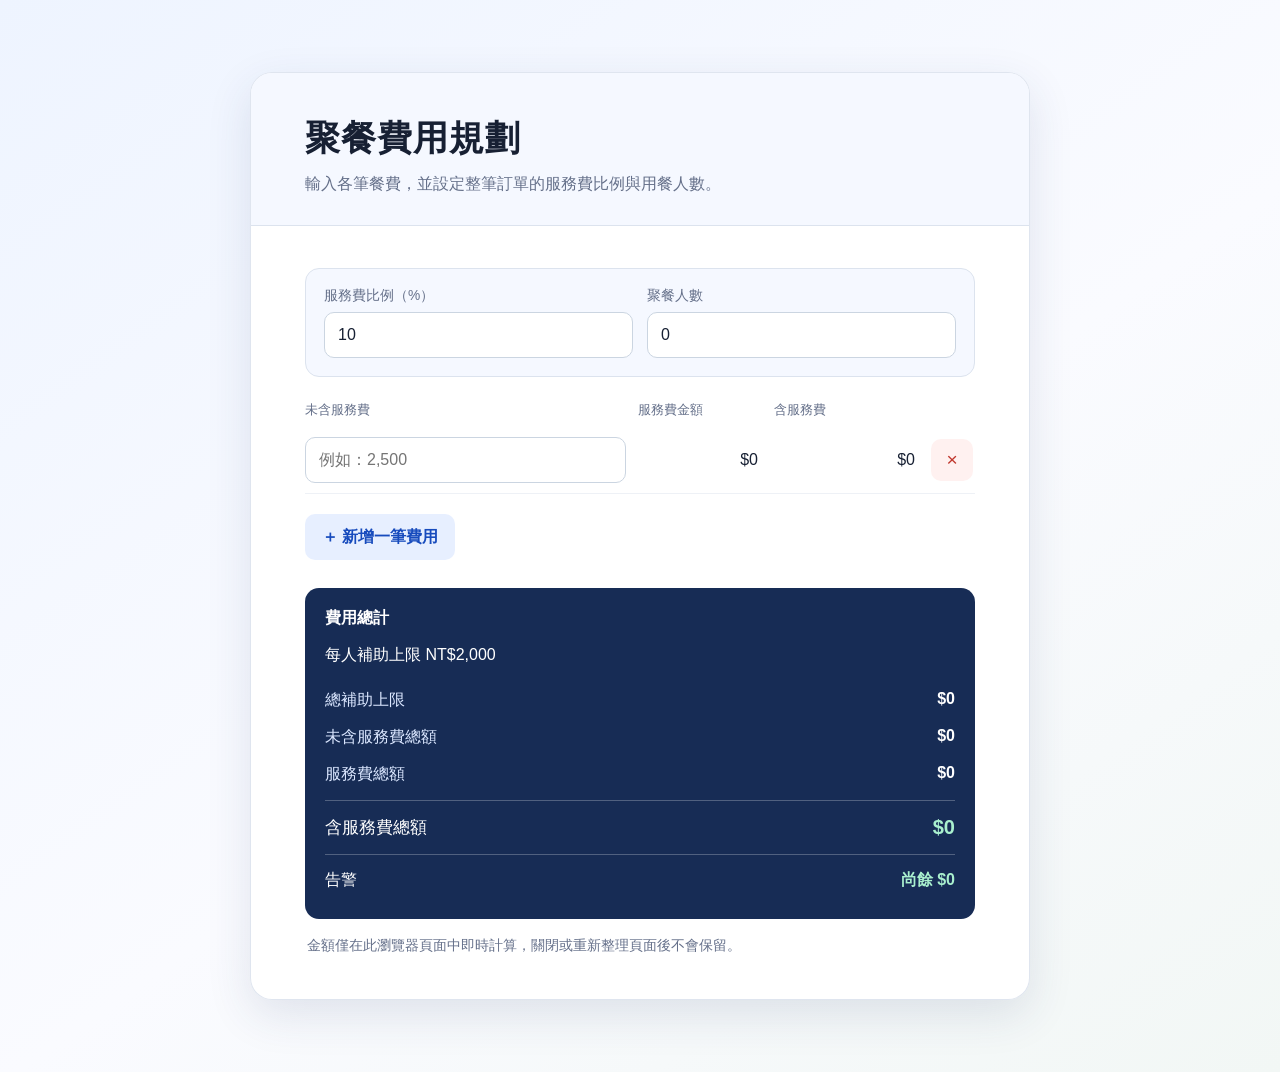
<file: dining-main/index.html>
<!doctype html>
<html lang="zh-Hant">
<head>
  <meta charset="utf-8">
  <meta name="viewport" content="width=device-width, initial-scale=1">
  <title>聚餐費用規劃</title>
  <style>
    :root { color-scheme: light; --ink:#172033; --muted:#65708a; --line:#dce3ee; --blue:#2463eb; --pale:#f5f8ff; --red:#c0362c; }
    * { box-sizing:border-box; }
    body { margin:0; min-width:320px; background:linear-gradient(145deg,#eef4ff,#fafbff 55%,#f2f7f5); color:var(--ink); font-family:-apple-system,BlinkMacSystemFont,"Noto Sans TC","Microsoft JhengHei",sans-serif; }
    main { width:min(100% - 32px,780px); margin:clamp(24px,7vw,72px) auto; }
    .card { background:rgba(255,255,255,.94); border:1px solid rgba(220,227,238,.9); border-radius:22px; box-shadow:0 15px 45px rgba(40,61,103,.12); overflow:hidden; }
    header { padding:clamp(24px,5vw,42px) clamp(22px,6vw,54px) 28px; background:var(--pale); border-bottom:1px solid var(--line); }
    h1 { margin:0 0 8px; font-size:clamp(1.6rem,5vw,2.2rem); letter-spacing:.03em; }
    header p { margin:0; color:var(--muted); line-height:1.7; }
    .content { padding:clamp(22px,5vw,42px) clamp(18px,6vw,54px) clamp(28px,5vw,42px); }
    .labels, .expense-row { display:grid; grid-template-columns:minmax(0,1fr) 124px 145px 44px; gap:12px; align-items:center; }
    .labels { padding:0 0 8px; color:var(--muted); font-size:.82rem; }
    #expense-list { display:grid; gap:10px; }
    .expense-row { padding:10px 0; border-bottom:1px solid #eef1f6; }
    input { width:100%; min-height:46px; border:1px solid #cbd5e1; border-radius:10px; padding:0 13px; color:var(--ink); font:inherit; font-size:1rem; outline:none; transition:border-color .15s,box-shadow .15s; }
    input:focus { border-color:var(--blue); box-shadow:0 0 0 3px rgba(36,99,235,.14); }
    .amount { min-height:46px; display:flex; align-items:center; justify-content:flex-end; padding:0 4px; font-variant-numeric:tabular-nums; white-space:nowrap; }
    .settings { display:grid; grid-template-columns:repeat(2, minmax(0, 1fr)); gap:14px; padding:18px; margin-bottom:24px; border:1px solid var(--line); border-radius:14px; background:var(--pale); }
    .setting-label { display:grid; gap:7px; color:var(--muted); font-size:.86rem; }
    button { font:inherit; cursor:pointer; border:0; }
    .delete { width:42px; height:42px; border-radius:10px; background:#fff1f0; color:var(--red); font-size:1.2rem; }
    .delete:hover { background:#ffe1df; }
    .add { margin-top:20px; min-height:46px; padding:0 17px; border-radius:10px; background:#e7efff; color:#174bbd; font-weight:700; }
    .add:hover { background:#d8e5ff; }
    .summary { margin-top:28px; padding:20px; border-radius:14px; background:#172c55; color:#fff; }
    .summary h2 { margin:0 0 14px; font-size:1rem; }
    .subsidy-input { display:grid; grid-template-columns:1fr minmax(104px,150px); gap:12px; align-items:center; padding-bottom:17px; margin-bottom:8px; border-bottom:1px solid rgba(255,255,255,.25); }
    .subsidy-input label { color:#dbe7ff; font-size:.92rem; }
    .subsidy-input small { display:block; margin-top:3px; color:#aebfdd; }
    .subsidy-input input { min-height:42px; border-color:transparent; background:#fff; text-align:right; }
    .summary-line { display:flex; justify-content:space-between; gap:20px; padding:8px 0; color:#dbe7ff; }
    .summary-line strong { color:#fff; font-variant-numeric:tabular-nums; white-space:nowrap; }
    .summary-line.total { margin-top:7px; padding-top:15px; border-top:1px solid rgba(255,255,255,.25); color:#fff; font-size:1.06rem; }
    .summary-line.total strong { font-size:1.25rem; color:#a9f0ce; }
    .summary-line.alert { margin-top:7px; padding-top:15px; border-top:1px solid rgba(255,255,255,.25); color:#fff; }
    .summary-line.alert strong { color:#a9f0ce; }
    .summary-line.alert.over-budget strong { color:#ffaaa3; }
    .note { margin:16px 2px 0; color:var(--muted); font-size:.85rem; line-height:1.6; }
    @media (max-width:620px) {
      .labels { display:none; }
      .expense-row { grid-template-columns:1fr 44px; gap:8px; padding:14px 0; }
      .expense-row::before { content:"未含服務費"; grid-column:1 / -1; color:var(--muted); font-size:.82rem; }
      .amount { grid-column:1 / -1; justify-content:flex-start; min-height:auto; display:block; padding:3px 0; font-size:.9rem; }
      .amount::before { display:block; margin-bottom:3px; color:var(--muted); font-size:.75rem; }
      .fee::before { content:"服務費金額"; }
      .with-fee::before { content:"含服務費"; }
      .delete { grid-column:2; grid-row:2; align-self:center; }
      .settings { grid-template-columns:1fr; gap:12px; }
    }
  </style>
</head>
<body>
  <main>
    <section class="card" aria-labelledby="page-title">
      <header>
        <h1 id="page-title">聚餐費用規劃</h1>
        <p>輸入各筆餐費，並設定整筆訂單的服務費比例與用餐人數。</p>
      </header>
      <div class="content">
        <section class="settings" aria-label="聚餐設定">
          <label class="setting-label" for="service-rate">服務費比例（%）
            <input id="service-rate" type="number" min="0" step="0.1" inputmode="decimal" value="10" aria-label="服務費比例（百分比）">
          </label>
          <label class="setting-label" for="people-count">聚餐人數
            <input id="people-count" type="number" min="0" step="1" inputmode="numeric" value="0" aria-label="聚餐人數">
          </label>
        </section>
        <div class="labels" aria-hidden="true"><span>未含服務費</span><span>服務費金額</span><span>含服務費</span><span></span></div>
        <div id="expense-list"></div>
        <button class="add" id="add-row" type="button">＋ 新增一筆費用</button>
        <section class="summary" aria-live="polite" aria-label="費用總計">
          <h2>費用總計</h2>
          <p class="subsidy-note">每人補助上限 NT$2,000</p>
          <div class="summary-line"><span>總補助上限</span><strong id="subsidy-total">NT$0</strong></div>
          <div class="summary-line"><span>未含服務費總額</span><strong id="subtotal">NT$0</strong></div>
          <div class="summary-line"><span>服務費總額</span><strong id="fee-total">NT$0</strong></div>
          <div class="summary-line total"><span>含服務費總額</span><strong id="grand-total">NT$0</strong></div>
          <div class="summary-line alert" id="budget-alert"><span>告警</span><strong id="budget-message">尚餘 NT$0</strong></div>
        </section>
        <p class="note">金額僅在此瀏覽器頁面中即時計算，關閉或重新整理頁面後不會保留。</p>
      </div>
    </section>
  </main>
  <template id="row-template">
    <div class="expense-row">
      <input class="base" type="number" min="0" step="1" inputmode="decimal" placeholder="例如：2,500" aria-label="未含服務費金額">
      <output class="amount fee">NT$0</output>
      <output class="amount with-fee">NT$0</output>
      <button class="delete" type="button" aria-label="刪除這筆費用" title="刪除這筆費用">×</button>
    </div>
  </template>
  <script>
    const list = document.querySelector('#expense-list');
    const peopleCount = document.querySelector('#people-count');
    const serviceRate = document.querySelector('#service-rate');
    const subsidyPerPerson = 2000;
    const formatter = new Intl.NumberFormat('zh-TW', { style: 'currency', currency: 'TWD', maximumFractionDigits: 0 });
    const money = value => formatter.format(Math.round(value));
    const update = () => {
      let subtotal = 0;
      let feeTotal = 0;
      const rate = Math.max(0, Number(serviceRate.value) || 0);
      list.querySelectorAll('.expense-row').forEach(row => {
        const base = Math.max(0, Number(row.querySelector('.base').value) || 0);
        const fee = base * rate / 100;
        subtotal += base;
        feeTotal += fee;
        row.querySelector('.fee').value = money(fee);
        row.querySelector('.with-fee').value = money(base + fee);
      });
      const grandTotal = subtotal + feeTotal;
      const subsidyTotal = Math.max(0, Number(peopleCount.value) || 0) * subsidyPerPerson;
      const balance = subsidyTotal - grandTotal;
      document.querySelector('#subtotal').textContent = money(subtotal);
      document.querySelector('#fee-total').textContent = money(feeTotal);
      document.querySelector('#grand-total').textContent = money(grandTotal);
      document.querySelector('#subsidy-total').textContent = money(subsidyTotal);
      const alert = document.querySelector('#budget-alert');
      const message = document.querySelector('#budget-message');
      alert.classList.toggle('over-budget', balance < 0);
      message.textContent = balance < 0 ? `超出預算 ${money(Math.abs(balance))}` : `尚餘 ${money(balance)}`;
    };
    const addRow = (focus = true) => {
      const row = document.querySelector('#row-template').content.firstElementChild.cloneNode(true);
      row.querySelector('.base').addEventListener('input', update);
      row.querySelector('.delete').addEventListener('click', () => { row.remove(); update(); });
      list.append(row);
      if (focus) row.querySelector('.base').focus();
      update();
    };
    document.querySelector('#add-row').addEventListener('click', () => addRow());
    serviceRate.addEventListener('input', update);
    peopleCount.addEventListener('input', update);
    addRow(false);
  </script>
</body>
</html>
</file>
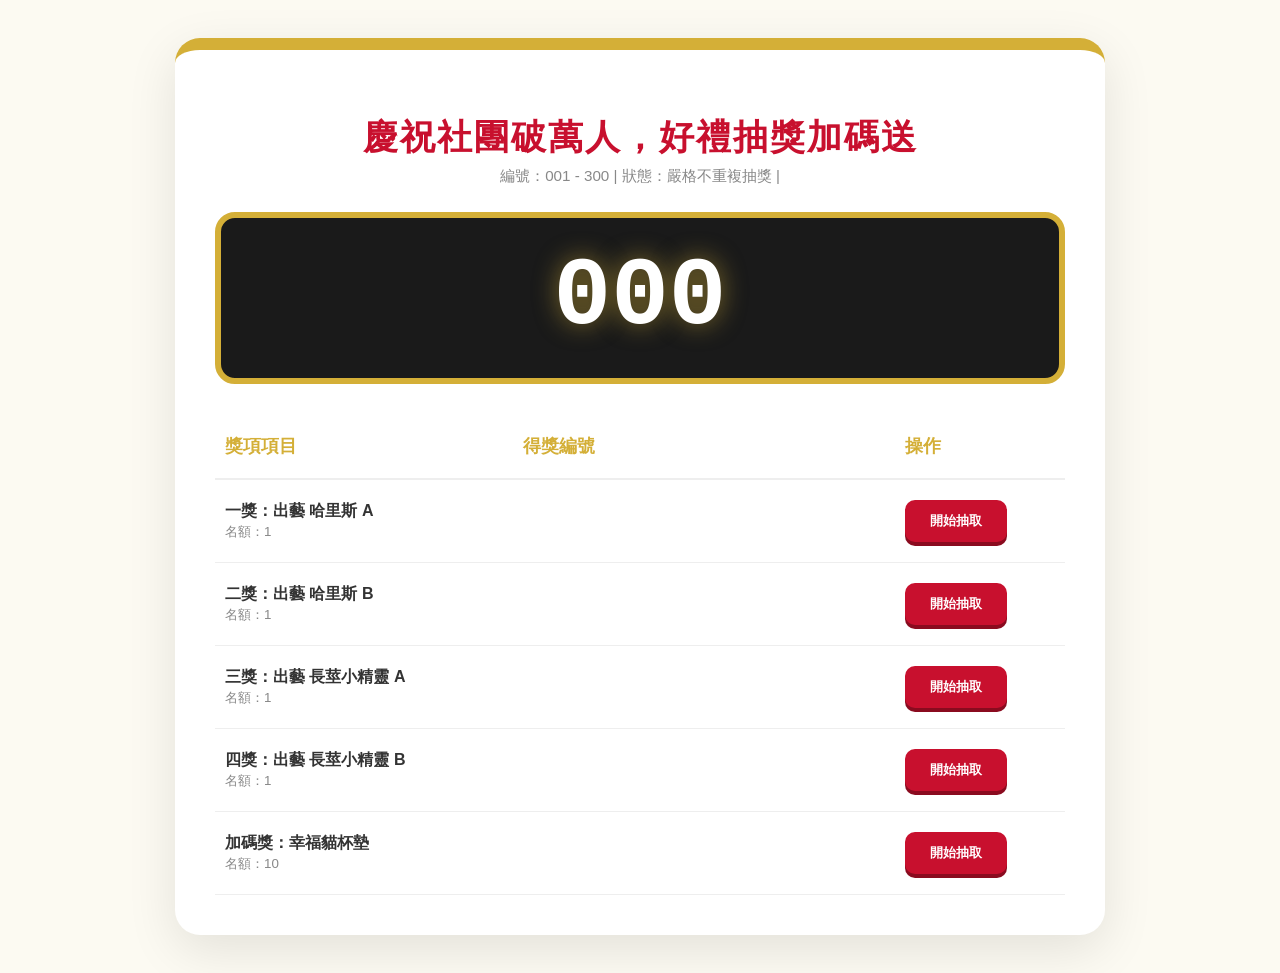
<file: lottery-main/index.html>
<!DOCTYPE html>
<html lang="zh-TW">
<head>
    <meta charset="UTF-8">
    <meta name="viewport" content="width=device-width, initial-scale=1.0">
    <title>泰國文創抽獎 - 十組加權專業版</title>
    <style>
        :root {
            --primary-gold: #D4AF37;
            --thai-red: #C8102E;
            --dark-blue: #00247D;
            --bg-color: #fcfaf2;
        }

        body {
            font-family: "SF Pro Display", "Microsoft JhengHei", sans-serif;
            background-color: var(--bg-color);
            display: flex;
            flex-direction: column;
            align-items: center;
            padding: 30px 20px;
            color: #333;
        }

        .container {
            max-width: 850px;
            width: 100%;
            background: white;
            padding: 40px;
            border-radius: 25px;
            box-shadow: 0 15px 50px rgba(0,0,0,0.1);
            border-top: 12px solid var(--primary-gold);
            text-align: center;
        }

        h1 { color: var(--thai-red); font-size: 2.2rem; margin-bottom: 5px; letter-spacing: 2px; }
        .info { color: #888; margin-bottom: 25px; font-size: 0.95rem; }

        /* 數字顯示區 */
        .display-area {
            background: #1a1a1a;
            height: 160px;
            display: flex;
            align-items: center;
            justify-content: center;
            font-size: 6rem;
            font-weight: 800;
            color: #fff;
            border-radius: 20px;
            margin-bottom: 30px;
            border: 6px solid var(--primary-gold);
            text-shadow: 0 0 25px rgba(212, 175, 55, 0.6);
            font-family: 'Courier New', Courier, monospace;
        }

        .active { animation: blink 0.1s infinite; color: var(--primary-gold); }
        @keyframes blink { 0% { opacity: 1; } 50% { opacity: 0.7; } 100% { opacity: 1; } }

        /* 表格樣式 */
        table { width: 100%; border-collapse: collapse; margin-top: 10px; }
        th, td { padding: 20px 10px; border-bottom: 1px solid #eee; text-align: left; }
        th { color: var(--primary-gold); font-size: 1.1rem; border-bottom: 2px solid #eee; }

        .btn-draw {
            padding: 12px 25px;
            background: var(--thai-red);
            color: white;
            border: none;
            border-radius: 10px;
            cursor: pointer;
            font-weight: bold;
            transition: 0.2s;
            box-shadow: 0 4px 0 #8a0b1f;
        }

        .btn-draw:hover { background: #a00d25; transform: translateY(-2px); }
        .btn-draw:active { transform: translateY(2px); box-shadow: none; }
        .btn-draw:disabled { background: #ccc; cursor: not-allowed; box-shadow: none; transform: none; }

        /* 得獎標籤 */
        .winner-tag {
            display: inline-flex;
            align-items: center;
            background: var(--dark-blue);
            color: white;
            padding: 8px 15px;
            border-radius: 10px;
            margin: 5px;
            font-size: 1.3rem;
            font-weight: bold;
            animation: popIn 0.5s cubic-bezier(0.175, 0.885, 0.32, 1.275);
            box-shadow: 0 4px 10px rgba(0, 36, 125, 0.2);
        }

        .delete-btn {
            margin-left: 12px;
            color: #ffaaaa;
            cursor: pointer;
            font-size: 1rem;
            width: 22px;
            height: 22px;
            display: inline-flex;
            justify-content: center;
            align-items: center;
            background: rgba(255,255,255,0.15);
            border-radius: 50%;
            transition: 0.2s;
        }
        .delete-btn:hover { background: #ff4444; color: white; }

        @keyframes popIn { 0% { transform: scale(0); opacity: 0; } 100% { transform: scale(1); opacity: 1; } }
    </style>
</head>
<body>

<div class="container">
    <h1>慶祝社團破萬人，好禮抽獎加碼送</h1>
    <div class="info">編號：001 - 300 | 狀態：嚴格不重複抽獎 | </div>

    <div id="display" class="display-area">000</div>

    <table>
        <thead>
            <tr>
                <th style="width: 35%;">獎項項目</th>
                <th style="width: 45%;">得獎編號</th>
                <th style="width: 20%;">操作</th>
            </tr>
        </thead>
        <tbody id="prizeTableBody"></tbody>
    </table>
</div>

<script>
    /* ==========================================
       密技設定區：請在此修改 10 組號碼與機率
       num: 號碼 (必須是三位數格式，如 "005")
       chance: 機率 (1-100 之間)
       ========================================== */
    const LUCKY_POOL = [
        { num: "222", chance: 100 },
        { num: "187", chance: 100 },
        { num: "188", chance: 100 },
        { num: "091", chance: 100 }
    ];
    /* ========================================== */

    const prizeConfig = [
        { id: 'p1', name: "一獎：出藝 哈里斯 A", total: 1, winners: [] },
        { id: 'p2', name: "二獎：出藝 哈里斯 B", total: 1, winners: [] },
        { id: 'p3', name: "三獎：出藝 長莖小精靈 A", total: 1, winners: [] },
        { id: 'p4', name: "四獎：出藝 長莖小精靈 B", total: 1, winners: [] },
        { id: 'p5', name: "加碼獎：幸福貓杯墊", total: 10, winners: [] }
    ];

    let usedNumbers = new Set(); 
    const display = document.getElementById('display');

    function renderTable() {
        const tbody = document.getElementById('prizeTableBody');
        tbody.innerHTML = prizeConfig.map(p => `
            <tr>
                <td><strong>${p.name}</strong><br><small style="color:#888">名額：${p.total}</small></td>
                <td>
                    ${p.winners.map(num => `
                        <span class="winner-tag">
                            ${num}
                            <span class="delete-btn" onclick="removeWinner('${p.id}', '${num}')" title="刪除並重新抽獎">✕</span>
                        </span>
                    `).join('')}
                </td>
                <td>
                    <button class="btn-draw" id="btn-${p.id}" 
                            onclick="handleDraw('${p.id}')" 
                            ${p.winners.length >= p.total ? 'disabled' : ''}>
                        ${p.winners.length >= p.total ? '已滿額' : '開始抽取'}
                    </button>
                </td>
            </tr>
        `).join('');
    }

    function handleDraw(prizeId) {
        if (usedNumbers.size >= 500) {
            alert("500個號碼已全部抽完！");
            return;
        }

        document.querySelectorAll('.btn-draw').forEach(b => b.disabled = true);
        display.classList.add('active');

        let counter = 0;
        const interval = setInterval(() => {
            display.innerText = Math.floor(Math.random() * 500 + 1).toString().padStart(3, '0');
            counter++;
            if (counter > 30) {
                clearInterval(interval);
                executeFinalDraw(prizeConfig.find(p => p.id === prizeId));
            }
        }, 40);
    }

    function executeFinalDraw(prize) {
        let luckyNumber = null;
        let randomRoll = Math.floor(Math.random() * 100) + 1;

        // 核心邏輯：先篩選出還沒中過獎的加權號碼
        // 並根據 randomRoll 決定是否命中
        for (let item of LUCKY_POOL) {
            if (randomRoll <= item.chance && !usedNumbers.has(item.num)) {
                luckyNumber = item.num;
                break; 
            }
        }

        // 如果沒中加權，或者加權號碼早就中過了，則從 1-500 剩餘號碼中隨機抽
        if (!luckyNumber) {
            do {
                luckyNumber = Math.floor(Math.random() * 500 + 1).toString().padStart(3, '0');
            } while (usedNumbers.has(luckyNumber)); 
        }

        usedNumbers.add(luckyNumber);
        prize.winners.push(luckyNumber);
        
        display.innerText = luckyNumber;
        display.classList.remove('active');
        renderTable(); 
    }

    function removeWinner(prizeId, number) {
        if (!confirm(`確定要取消編號 ${number} 並釋放名額回抽獎池嗎？`)) return;
        
        const prize = prizeConfig.find(p => p.id === prizeId);
        prize.winners = prize.winners.filter(n => n !== number);
        usedNumbers.delete(number); 
        
        renderTable();
        display.innerText = "READY";
    }

    renderTable();
</script>

</body>
</html>
</file>
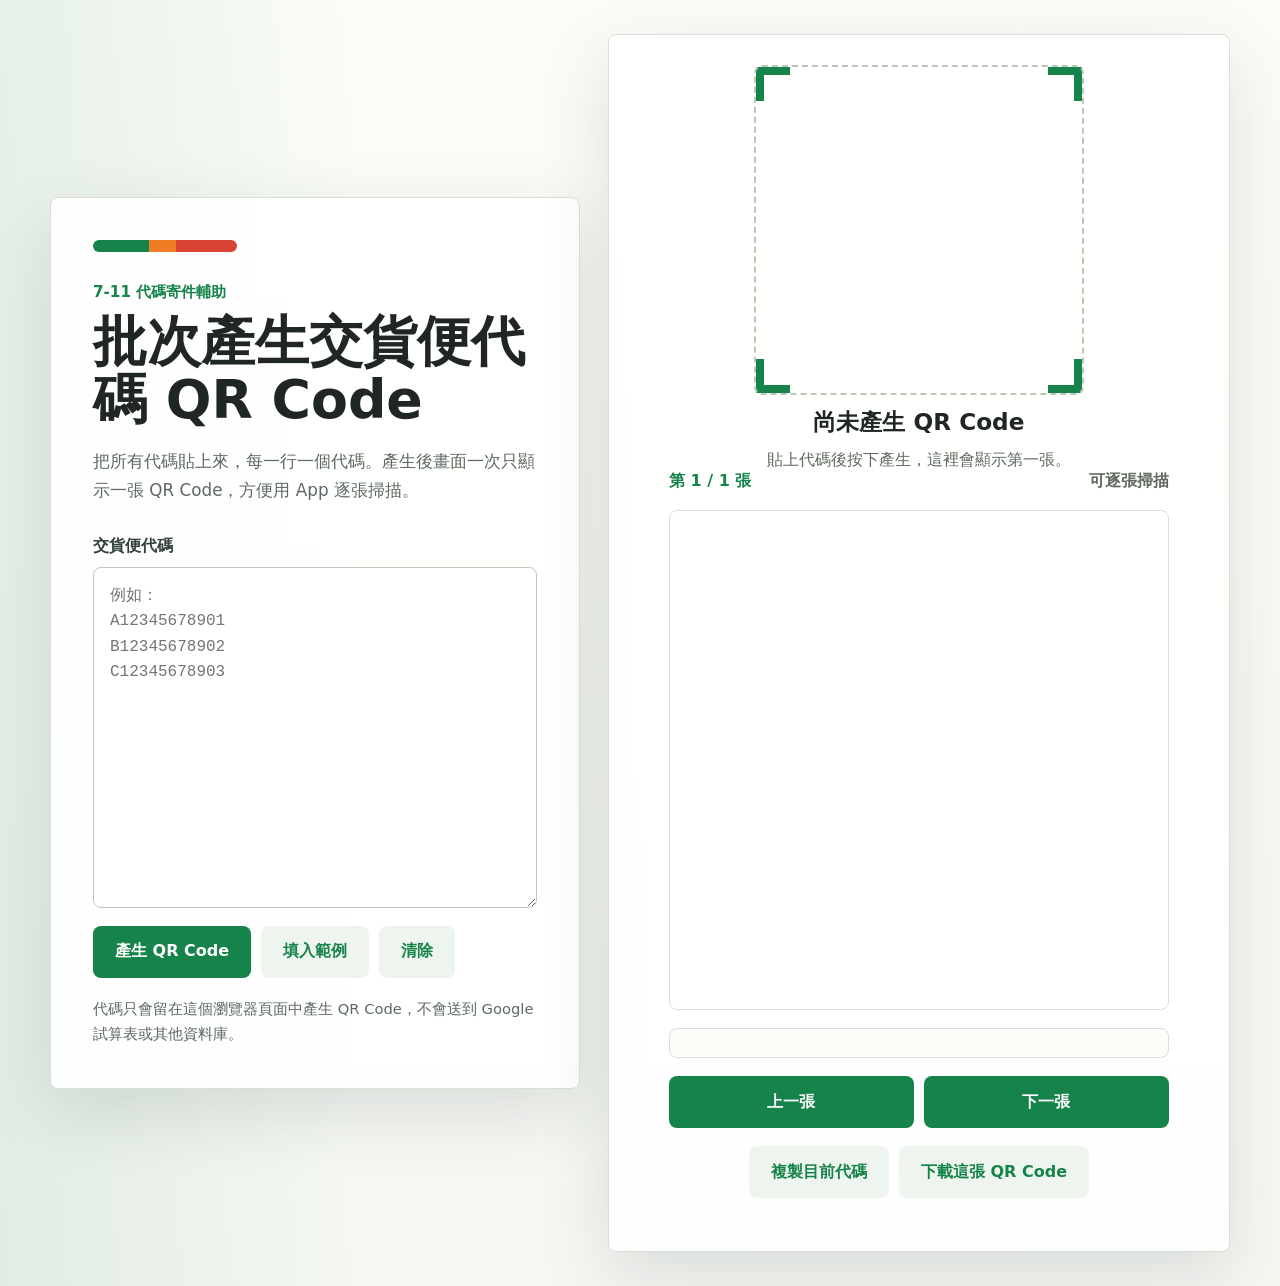
<file: qrcode-main/index.html>
<!doctype html>
<html lang="zh-Hant">
  <head>
    <meta charset="UTF-8" />
    <meta name="viewport" content="width=device-width, initial-scale=1.0" />
    <title>交貨便代碼 QR Code 批次工具</title>
    <link rel="stylesheet" href="./styles.css" />
  </head>
  <body>
    <main class="app-shell">
      <section class="input-panel" aria-labelledby="page-title">
        <div class="brand-mark" aria-hidden="true">
          <span></span>
          <span></span>
          <span></span>
        </div>

        <p class="eyebrow">7-11 代碼寄件輔助</p>
        <h1 id="page-title">批次產生交貨便代碼 QR Code</h1>
        <p class="lead">把所有代碼貼上來，每一行一個代碼。產生後畫面一次只顯示一張 QR Code，方便用 App 逐張掃描。</p>

        <form class="code-form" id="codeForm">
          <label for="codeInput">交貨便代碼</label>
          <textarea
            id="codeInput"
            name="codeInput"
            rows="12"
            placeholder="例如：&#10;A12345678901&#10;B12345678902&#10;C12345678903"
            spellcheck="false"
          ></textarea>

          <div class="form-actions">
            <button type="submit">產生 QR Code</button>
            <button class="ghost-button" type="button" id="sampleButton">填入範例</button>
            <button class="ghost-button" type="button" id="clearButton">清除</button>
          </div>
        </form>

        <p class="privacy-note">代碼只會留在這個瀏覽器頁面中產生 QR Code，不會送到 Google 試算表或其他資料庫。</p>
      </section>

      <section class="qr-panel" aria-labelledby="qr-title">
        <div class="empty-state" id="emptyState">
          <div class="scan-frame" aria-hidden="true"></div>
          <h2 id="qr-title">尚未產生 QR Code</h2>
          <p>貼上代碼後按下產生，這裡會顯示第一張。</p>
        </div>

        <article class="qr-viewer" id="qrViewer" hidden>
          <div class="viewer-topline">
            <p class="counter" id="counter">第 1 / 1 張</p>
            <p class="batch-note" id="batchNote">可逐張掃描</p>
          </div>

          <div class="qr-stage">
            <canvas id="qrCanvas" width="420" height="420" aria-label="目前代碼的 QR Code"></canvas>
          </div>

          <div class="current-code" id="currentCode"></div>

          <div class="nav-actions" aria-label="QR Code 切換">
            <button class="nav-button" type="button" id="prevButton">上一張</button>
            <button class="nav-button primary" type="button" id="nextButton">下一張</button>
          </div>

          <div class="utility-actions">
            <button class="ghost-button" type="button" id="copyButton">複製目前代碼</button>
            <button class="ghost-button" type="button" id="downloadButton">下載這張 QR Code</button>
          </div>
        </article>

        <p class="status" id="status" role="status" aria-live="polite"></p>
      </section>
    </main>

    <script src="./qr-lite.js"></script>
    <script src="./app.js"></script>
  </body>
</html>
</file>
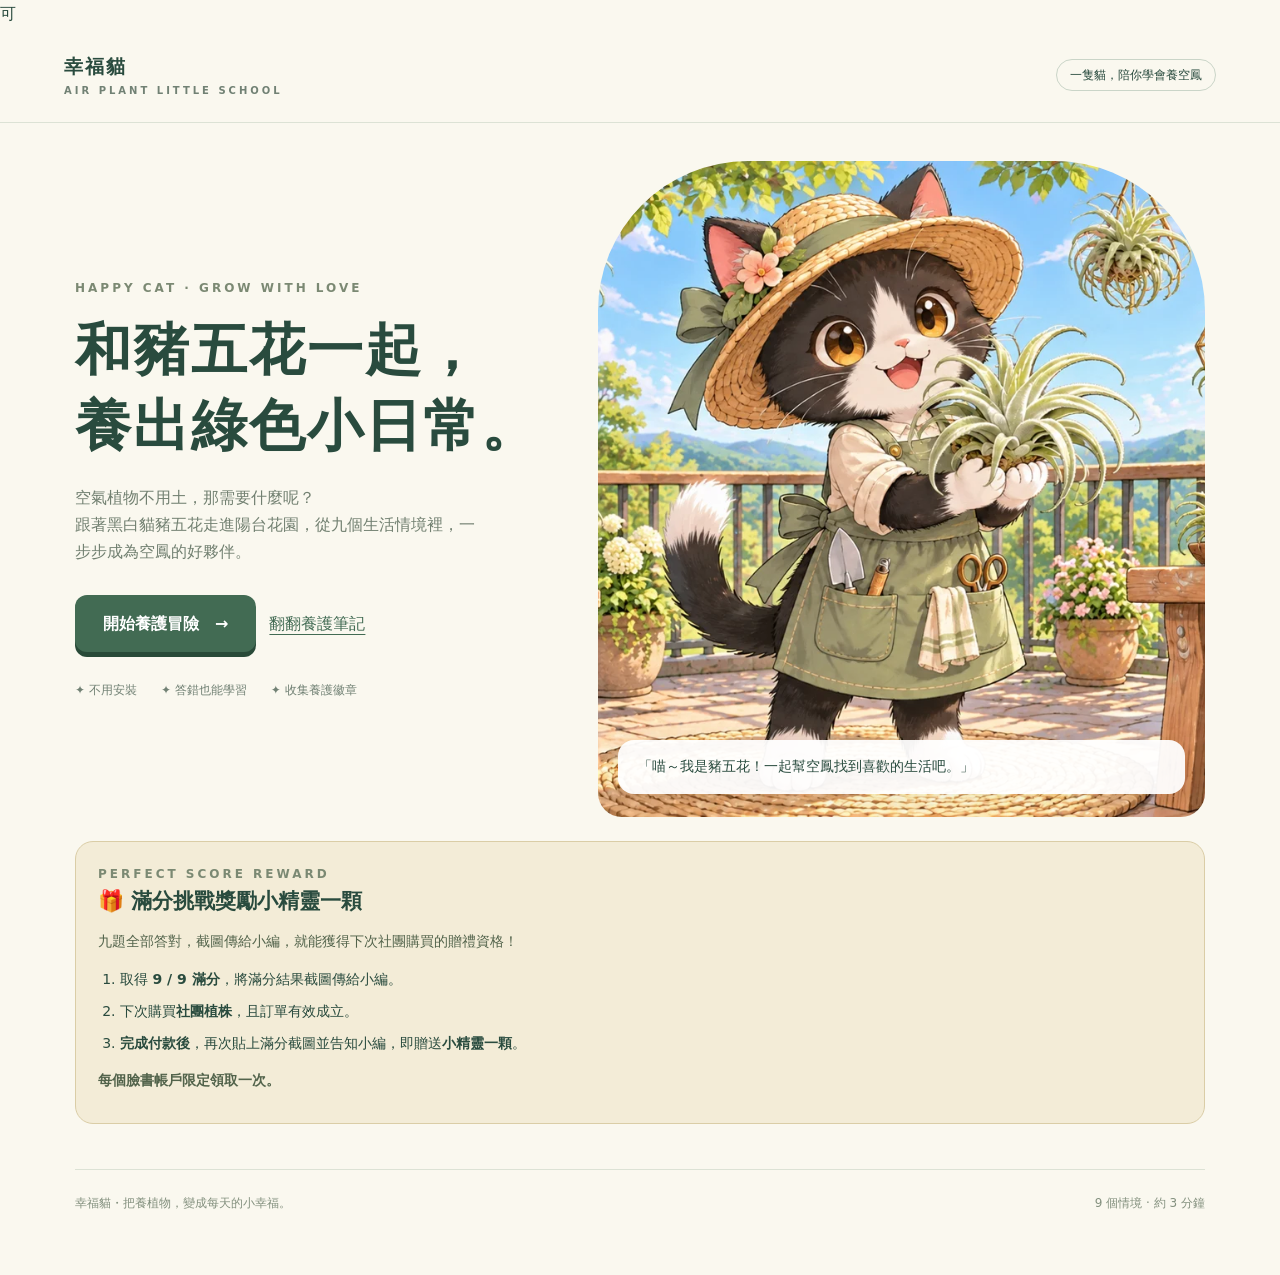
<file: tillandsia-game/index.html>
可<!doctype html><html lang="zh-Hant"><meta charset="utf-8"><meta name="viewport" content="width=device-width,initial-scale=1"><meta name="theme-color" content="#3e6653"><title>幸福貓・空鳳小學堂</title><style>
:root{--ink:#294b3e;--green:#426b53;--paper:#faf8ef;--muted:#718174}*{box-sizing:border-box}body{margin:0;background:var(--paper);color:var(--ink);font:16px/1.7 system-ui,-apple-system,'Noto Sans TC',sans-serif}button{font:inherit;cursor:pointer}button:focus-visible{outline:3px solid #cc964c;outline-offset:4px}header{max-width:1280px;margin:auto;padding:23px 5%;display:flex;align-items:center;justify-content:space-between;border-bottom:1px solid #dce2d5}.brand{font-size:19px;font-weight:800;letter-spacing:2px}.brand small{display:block;font-size:10px;letter-spacing:3px;color:var(--muted)}.tag{font-size:12px;border:1px solid #cad5c8;padding:5px 13px;border-radius:30px}.wrap{max-width:1180px;margin:38px auto;padding:0 25px}.eyebrow{font-size:12px;letter-spacing:3px;color:#7b8973;font-weight:700}h1{font-size:clamp(32px,4.5vw,56px);line-height:1.35;letter-spacing:2px;margin:14px 0 20px}h2{font-size:28px;line-height:1.5;margin:12px 0}.hero{display:grid;grid-template-columns:.88fr 1.12fr;gap:46px;align-items:center}.hero p{color:#728071;max-width:410px}.art{position:relative}.art img{width:100%;display:block;border-radius:150px 150px 24px 24px;aspect-ratio:1/1.08;object-fit:cover;object-position:49% center}.bubble{position:absolute;bottom:23px;left:20px;right:20px;background:#fffffff0;padding:15px 20px;border-radius:16px;font-size:14px;box-shadow:0 5px 25px #293a2912}.primary{background:var(--green);color:white;border:0;border-radius:12px;padding:15px 28px;font-weight:700;box-shadow:0 5px 0 #294a38;transition:transform .2s}.primary:hover{transform:translateY(-2px)}.textbtn{border:0;background:none;color:var(--green);padding:13px;text-decoration:underline;text-underline-offset:5px}.facts{display:flex;gap:24px;font-size:12px;margin-top:28px;color:var(--muted)}.chapterbar{display:flex;justify-content:space-between;align-items:center;margin-bottom:18px}.dots{display:flex;gap:6px}.dot{width:22px;height:5px;background:#dce2d5;border-radius:8px}.dot.done{background:#568367}.game{display:grid;grid-template-columns:1fr 1fr;gap:34px}.scene{position:relative}.scene img{width:100%;height:460px;object-fit:cover;border-radius:24px}.scene-label{position:absolute;top:20px;left:20px;background:#faf8efed;border-radius:24px;padding:6px 16px;font-size:13px}.card{background:#fffef8;border:1px solid #e1e6d9;border-radius:24px;padding:30px}.hint{color:var(--muted);font-size:14px}.options{display:grid;gap:11px;margin-top:24px}.option{display:flex;align-items:center;text-align:left;gap:14px;background:#fafbf5;border:1px solid #dce3d6;border-radius:13px;padding:15px;color:var(--ink);transition:.15s}.option:hover:not(:disabled){background:#edf3e6;transform:translateX(3px)}.option b{border:1px solid #cdd8c7;border-radius:8px;min-width:30px;text-align:center;font-size:13px}.option.correct{background:#e5f1df;border-color:#80a475}.option.wrong{background:#fff0e8;border-color:#c9967b}.option:disabled{cursor:default;color:var(--ink);opacity:1}.feedback{margin-top:18px;background:#eff4e8;border-radius:13px;padding:17px;font-size:14px}.feedback strong{display:block;margin-bottom:5px}.feedback p{margin:0 0 15px}.bottom{margin-top:45px;padding:23px 0;border-top:1px solid #dce2d5;display:flex;justify-content:space-between;font-size:12px;color:#83907e}.book{display:grid;grid-template-columns:repeat(3,1fr);gap:17px;margin-top:30px}.book article{background:white;border:1px solid #e1e6d9;border-radius:18px;padding:21px}.book h3{margin:0 0 9px;font-size:17px}.book p{font-size:14px;color:#718174;margin:0}.result{text-align:center;max-width:700px;margin:45px auto}.medal{font-size:65px}.score{font-size:55px;font-weight:800}.reward{margin:24px 0;padding:22px;background:#f3ecd7;border:1px solid #dacda6;border-radius:18px;text-align:left}.reward h3{margin:0 0 10px;font-size:21px}.reward p{margin:8px 0;color:#52634b;font-size:14px}.reward ol{padding-left:22px;font-size:14px}.reward li{margin:8px 0}.note{font-size:12px;color:#83907e;margin-top:20px}.fade{animation:enter .35s ease}@keyframes enter{from{opacity:0;transform:translateY(8px)}to{opacity:1;transform:none}}@media(max-width:760px){header{padding:17px 22px}.tag{font-size:10px}.wrap{margin:25px auto;padding:0 20px}.hero,.game{grid-template-columns:1fr;gap:25px}.hero .art{grid-row:1}.hero .art img{height:300px;aspect-ratio:auto;border-radius:90px 90px 20px 20px}.hero h1{font-size:35px}.hero p{max-width:none}.facts{margin-top:22px}.scene img{height:250px}.card{padding:23px}.book{grid-template-columns:1fr}.bottom{gap:16px}.dot{width:16px}h2{font-size:25px}}
@media(prefers-reduced-motion:reduce){*{animation:none!important;transition:none!important}}
</style><header><div class="brand">幸福貓 <small>AIR PLANT LITTLE SCHOOL</small></div><span class="tag">一隻貓，陪你學會養空鳳</span></header><main class="wrap" id="app"></main><script>
const lessons=[
['入住新家','植株應該放在哪裡？','豬五花正在替空鳳找新家，幫牠選個舒服的位置吧！',['密閉的玻璃罐裡','有明亮散光的通風處','陰暗的櫃子裡'],1,'選擇散光、通風的位置。空氣流動能幫助澆水後乾燥，避免長時間悶濕；空鳳也需要充足光線。','🍃'],
['澆水時刻','什麼時候澆水比較合適？','季節不同，澆水時間也要跟著調整喔。',['夏天正午最熱的時候','冬天傍晚或清晨；夏天傍晚後','任何時候都一樣'],1,'本學堂的管理方式：冬天傍晚或清晨、夏天傍晚後澆水。仍需考量溫度與通風；寒冷潮濕時避免讓植株整夜濕著。','🌙'],
['追光日常','空鳳喜歡什麼樣的陽光？','豬五花拉開窗簾，哪一種光線最適合新手？',['全天烈日直曬','完全沒有自然光','明亮散光、溫和斜射陽光'],2,'以明亮散光、溫和斜射陽光為起點，再依品種與環境調整。避免突然移到強烈日照下，尤其是剛澆水後。','☀️'],
['補水練習','要怎麼幫空鳳澆水？','拿起噴霧罐，幫葉子喝口水吧！',['噴灑葉片表面，均勻噴濕','只噴一下空氣就好','把水一直留在葉心裡'],0,'用噴霧罐將葉片表面均勻噴濕。澆水後瀝掉多餘水分，放在通風處乾燥，避免葉心長時間積水；頻率需看乾燥速度調整。','💧'],
['泡澡疑問','空鳳可以泡水嗎？','豬五花拿出小水盆，想先聽聽你的建議。',['每天泡一整晚','建議以噴霧為主','永遠泡在水裡'],1,'本學堂建議新手以噴霧為主，較容易觀察與管理。泡水並非一律不行，但要依品種、缺水狀況與乾燥條件判斷，不能長期浸泡。','🫧'],
['營養補給','空鳳需要施肥嗎？','肥料不是越多越好，該怎麼選？',['每天噴濃肥','直接把肥料粉撒在葉上','可薄肥，每 1–2 週一次'],2,'可依生長狀況每 1–2 週施一次薄肥，依適用肥料標示稀釋；避免過濃、頻繁施用或在葉面留下沉積物。狀態不佳或生長緩慢時可暫停。','🌱'],
['花開之後','空鳳會開花嗎？','葉叢裡冒出小花苞！接下來會發生什麼事？',['會；之後可長側芽，母株逐漸衰老','不會，空鳳只有葉子','開花後整株立刻死亡'],0,'會開花！母株通常只開花一次，花期前後可長出側芽，之後逐漸衰老、枯萎，並非開完就立刻死亡。側芽會接續成長。','🌸'],
['開箱第一天','剛收到植株，該怎麼做？','包裹到了！先讓旅途中的空鳳好好適應。',['立刻施濃肥並曬大太陽','散光通風放 1–2 天，確認正常再澆水','留在封好的紙箱裡一週'],1,'先拍照記錄到貨狀態，放散光通風處約 1–2 天；確認植株無異常後，再恢復正常澆水。若有疑慮先聯絡賣家，也能減少買賣爭議。嚴重缺水等特殊狀況需另行判斷。','📦'],
['辦公室生活','可以放在辦公室養嗎？','豬五花想帶一顆空鳳去上班，哪種環境才適合？',['只要有冷氣就一定可以','有正常光線與通風，才適合長期養護','沒有窗戶的暗角也沒問題'],1,'要有足夠光線與通風。缺乏正常光線時，植株會逐漸衰弱；室內照明不一定足夠，需評估明亮窗邊或合適的植物燈，也留意空調造成的乾燥。','🏡']
];
function reward(full=false){return `<aside class="reward"><div class="eyebrow">${full?'PERFECT SCORE · 9 / 9':'PERFECT SCORE REWARD'}</div><h3>🎁 ${full?'滿分達成！':'滿分挑戰獎勵'}小精靈一顆</h3><p>${full?'請截圖保存此滿分結果，並傳給小編。':'九題全部答對，截圖傳給小編，就能獲得下次社團購買的贈禮資格！'}</p><ol><li>取得 <strong>9 / 9 滿分</strong>，將滿分結果截圖傳給小編。</li><li>下次購買<strong>社團植株</strong>，且訂單有效成立。</li><li><strong>完成付款後</strong>，再次貼上滿分截圖並告知小編，即贈送<strong>小精靈一顆</strong>。</li></ol><p><strong>每個臉書帳戶限定領取一次。</strong></p></aside>`}
const sceneAlts=['豬五花在通風陽台的層架上安置空鳳','豬五花在夏日傍晚後準備替空鳳澆水','豬五花在戶外遮陰處觀察散光與溫和斜射光','豬五花用噴霧罐均勻噴濕空鳳葉片','豬五花思考泡水與噴霧的選擇','豬五花用少量肥料稀釋成薄肥','豬五花欣賞開花並長出側芽的空鳳','豬五花拆開植物包裹並檢查植株','豬五花在戶外陽台辦公桌旁照顧空鳳'];
let index=0,answers=[],mode='home';const app=document.querySelector('#app');
function footer(){return '<footer class="bottom"><span>幸福貓・把養植物，變成每天的小幸福。</span><span>9 個情境 · 約 3 分鐘</span></footer>'}
function home(){mode='home';app.innerHTML=`<section class="hero fade"><div><div class="eyebrow">HAPPY CAT · GROW WITH LOVE</div><h1>和豬五花一起，<br>養出綠色小日常。</h1><p>空氣植物不用土，那需要什麼呢？<br>跟著黑白貓豬五花走進陽台花園，從九個生活情境裡，一步步成為空鳳的好夥伴。</p><div style="margin-top:30px"><button class="primary" onclick="start()">開始養護冒險　→</button><button class="textbtn" onclick="book()">翻翻養護筆記</button></div><div class="facts"><span>✦ 不用安裝</span><span>✦ 答錯也能學習</span><span>✦ 收集養護徽章</span></div></div><div class="art"><img src="garden-outdoor.webp" alt="戴草帽、穿綠圍裙的黑白貓豬五花，在戶外陽台捧著空氣植物"><div class="bubble">「喵～我是豬五花！一起幫空鳳找到喜歡的生活吧。」</div></div></section>${reward()}${footer()}`} 
function start(){index=0;answers=[];mode='game';render();window.scrollTo(0,0)}
function render(){const q=lessons[index];app.innerHTML=`<div class="fade"><div class="chapterbar"><button class="textbtn" onclick="home()">← 回到小屋</button><div class="dots" aria-label="第 ${index+1} 題，共 9 題">${lessons.map((_,i)=>`<span class="dot ${i<=index?'done':''}"></span>`).join('')}</div><span class="hint">${String(index+1).padStart(2,'0')} / 09</span></div><section class="game"><div class="scene"><img src="scene-${index+1}-outdoor.webp" alt="${sceneAlts[index]}" width="1200" height="900"><span class="scene-label">${q[6]} ${q[0]}</span><div class="bubble" id="speech">「${q[2]}」</div></div><div class="card"><div class="eyebrow">MISSION ${String(index+1).padStart(2,'0')}</div><h2>${q[1]}</h2><p class="hint">選出你會採取的行動</p><div class="options">${q[3].map((o,i)=>`<button class="option" onclick="choose(${i})"><b>${'ABC'[i]}</b><span>${o}</span></button>`).join('')}</div><div id="feedback" aria-live="polite"></div></div></section></div>${footer()}`}
function choose(n){if(answers[index]!==undefined)return;answers[index]=n;const q=lessons[index],ok=n===q[4];document.querySelectorAll('.option').forEach((b,i)=>{b.disabled=true;if(i===q[4])b.classList.add('correct');else if(i===n)b.classList.add('wrong')});document.querySelector('#speech').textContent=ok?'「喵！這樣空鳳會很開心喔！」':'「沒關係，我們一起記住這個小訣竅！」';document.querySelector('#feedback').innerHTML=`<div class="feedback"><strong>${ok?'✦ 太棒了，答對了！':'🍃 再學會一個小知識！'}</strong><p>${q[5]}</p><button class="primary" onclick="next()">${index===8?'領取我的徽章':'下一個任務'} →</button></div>`}
function next(){if(answers[index]===undefined)return;if(index<8){index++;render()}else result()}
function result(){mode='result';const score=answers.filter((a,i)=>a===lessons[i][4]).length;app.innerHTML=`<section class="result fade"><div class="eyebrow">ADVENTURE COMPLETE</div><div class="medal">${score===9?'🏆':'🌿'}</div><h1>${score===9?'空鳳養護小達人':'空鳳的暖心夥伴'}</h1><div class="score">${score}<span style="font-size:20px;color:#83907e"> / 9</span></div><p>九個任務完成！謝謝你陪豬五花照顧空鳳。<br>把今天學到的事，帶進每天的綠色生活吧。</p>${score===9?reward(true):'<p class="hint">再挑戰一次拿滿分，就能解鎖小精靈贈禮資格！<br>每個臉書帳戶限定領取一次，詳見首頁活動說明。</p>'}<button class="primary" onclick="book()">查看養護筆記 →</button><button class="textbtn" onclick="start()">再玩一次</button></section>${footer()}`}
function book(){const had=answers.length===9;mode='book';app.innerHTML=`<div class="fade"><button class="textbtn" onclick="${had?'result()':'home()'}">← ${had?'返回學習成果':'回到小屋'}</button><div class="eyebrow" style="margin-top:20px">LITTLE GROWING NOTES</div><h1 style="font-size:36px">豬五花的養護筆記</h1><p class="hint">把九個小訣竅收藏在心裡，陪空鳳慢慢長大。</p><div class="book">${lessons.map((q,i)=>`<article><div class="eyebrow">${q[6]} LESSON ${i+1}${had?(answers[i]===q[4]?' · ✓ 答對':' · 再複習'):''}</div><h3>${q[0]}</h3><p>${q[5]}</p></article>`).join('')}</div><p class="note">本遊戲依幸福貓提供的養護方式設計，作為入門參考；不同品種、季節、溫濕度與栽培環境，需調整管理方式。</p><button class="primary" onclick="start()">${had?'重新挑戰':'準備好了，開始冒險'} →</button></div>${footer()}`;window.scrollTo(0,0)}home();
</script></html>
</file>
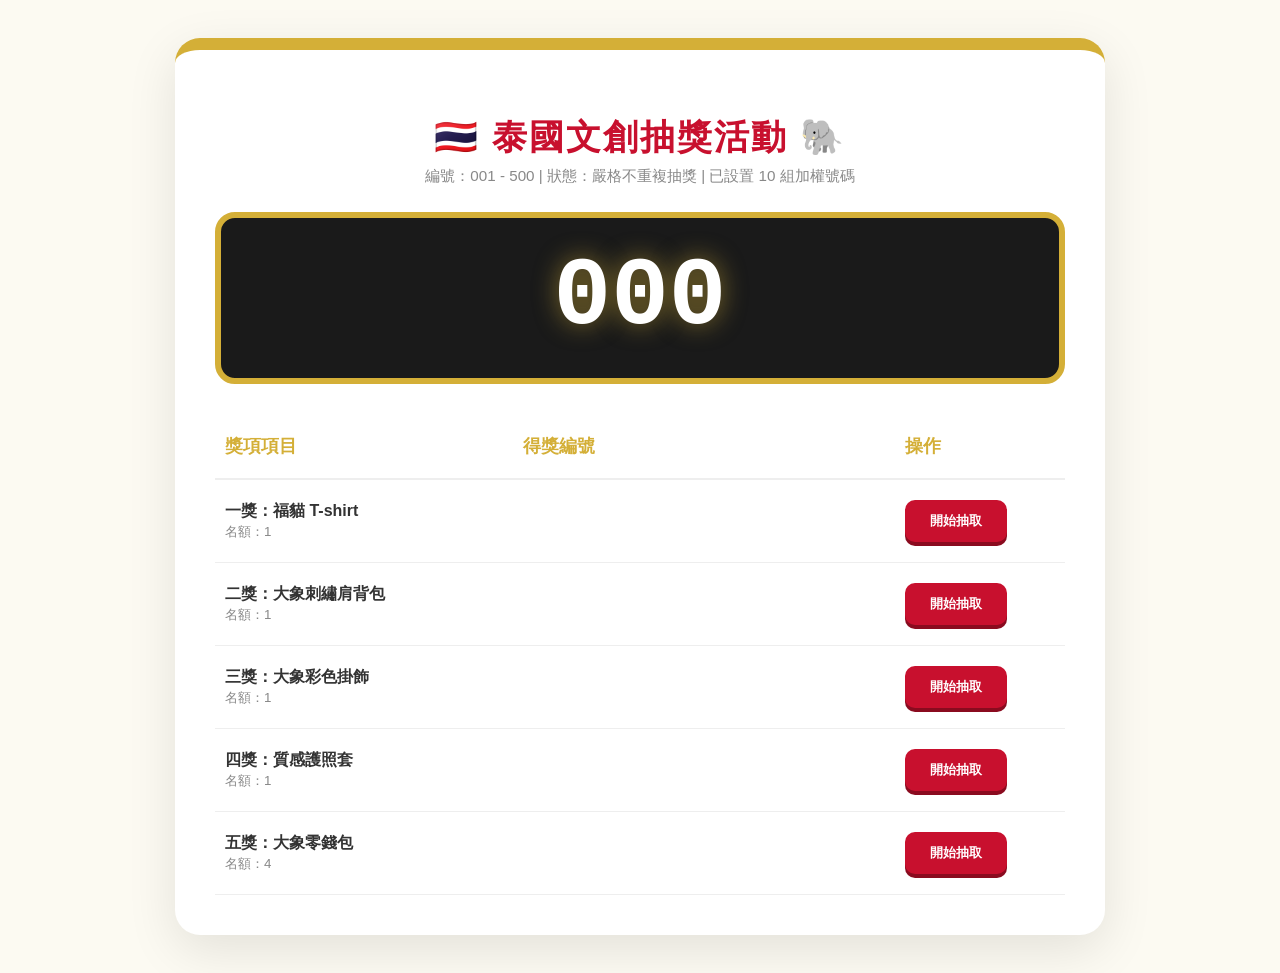
<file: lottery-main/index_back.html>
<!DOCTYPE html>
<html lang="zh-TW">
<head>
    <meta charset="UTF-8">
    <meta name="viewport" content="width=device-width, initial-scale=1.0">
    <title>泰國文創抽獎 - 十組加權專業版</title>
    <style>
        :root {
            --primary-gold: #D4AF37;
            --thai-red: #C8102E;
            --dark-blue: #00247D;
            --bg-color: #fcfaf2;
        }

        body {
            font-family: "SF Pro Display", "Microsoft JhengHei", sans-serif;
            background-color: var(--bg-color);
            display: flex;
            flex-direction: column;
            align-items: center;
            padding: 30px 20px;
            color: #333;
        }

        .container {
            max-width: 850px;
            width: 100%;
            background: white;
            padding: 40px;
            border-radius: 25px;
            box-shadow: 0 15px 50px rgba(0,0,0,0.1);
            border-top: 12px solid var(--primary-gold);
            text-align: center;
        }

        h1 { color: var(--thai-red); font-size: 2.2rem; margin-bottom: 5px; letter-spacing: 2px; }
        .info { color: #888; margin-bottom: 25px; font-size: 0.95rem; }

        /* 數字顯示區 */
        .display-area {
            background: #1a1a1a;
            height: 160px;
            display: flex;
            align-items: center;
            justify-content: center;
            font-size: 6rem;
            font-weight: 800;
            color: #fff;
            border-radius: 20px;
            margin-bottom: 30px;
            border: 6px solid var(--primary-gold);
            text-shadow: 0 0 25px rgba(212, 175, 55, 0.6);
            font-family: 'Courier New', Courier, monospace;
        }

        .active { animation: blink 0.1s infinite; color: var(--primary-gold); }
        @keyframes blink { 0% { opacity: 1; } 50% { opacity: 0.7; } 100% { opacity: 1; } }

        /* 表格樣式 */
        table { width: 100%; border-collapse: collapse; margin-top: 10px; }
        th, td { padding: 20px 10px; border-bottom: 1px solid #eee; text-align: left; }
        th { color: var(--primary-gold); font-size: 1.1rem; border-bottom: 2px solid #eee; }

        .btn-draw {
            padding: 12px 25px;
            background: var(--thai-red);
            color: white;
            border: none;
            border-radius: 10px;
            cursor: pointer;
            font-weight: bold;
            transition: 0.2s;
            box-shadow: 0 4px 0 #8a0b1f;
        }

        .btn-draw:hover { background: #a00d25; transform: translateY(-2px); }
        .btn-draw:active { transform: translateY(2px); box-shadow: none; }
        .btn-draw:disabled { background: #ccc; cursor: not-allowed; box-shadow: none; transform: none; }

        /* 得獎標籤 */
        .winner-tag {
            display: inline-flex;
            align-items: center;
            background: var(--dark-blue);
            color: white;
            padding: 8px 15px;
            border-radius: 10px;
            margin: 5px;
            font-size: 1.3rem;
            font-weight: bold;
            animation: popIn 0.5s cubic-bezier(0.175, 0.885, 0.32, 1.275);
            box-shadow: 0 4px 10px rgba(0, 36, 125, 0.2);
        }

        .delete-btn {
            margin-left: 12px;
            color: #ffaaaa;
            cursor: pointer;
            font-size: 1rem;
            width: 22px;
            height: 22px;
            display: inline-flex;
            justify-content: center;
            align-items: center;
            background: rgba(255,255,255,0.15);
            border-radius: 50%;
            transition: 0.2s;
        }
        .delete-btn:hover { background: #ff4444; color: white; }

        @keyframes popIn { 0% { transform: scale(0); opacity: 0; } 100% { transform: scale(1); opacity: 1; } }
    </style>
</head>
<body>

<div class="container">
    <h1>🇹🇭 泰國文創抽獎活動 🐘</h1>
    <div class="info">編號：001 - 500 | 狀態：嚴格不重複抽獎 | 已設置 10 組加權號碼</div>

    <div id="display" class="display-area">000</div>

    <table>
        <thead>
            <tr>
                <th style="width: 35%;">獎項項目</th>
                <th style="width: 45%;">得獎編號</th>
                <th style="width: 20%;">操作</th>
            </tr>
        </thead>
        <tbody id="prizeTableBody"></tbody>
    </table>
</div>

<script>
    /* ==========================================
       密技設定區：請在此修改 10 組號碼與機率
       num: 號碼 (必須是三位數格式，如 "005")
       chance: 機率 (1-100 之間)
       ========================================== */
    const LUCKY_POOL = [
        { num: "234", chance: 70 },
        { num: "129", chance: 70 },
        { num: "313", chance: 70 },
        { num: "444", chance: 70 },
        { num: "168", chance: 70 },
        { num: "156", chance: 70 },
        { num: "024", chance: 70 },
        { num: "173", chance: 70 },
        { num: "766", chance: 70 },
        { num: "288", chance: 70 },
        { num: "128", chance: 70 },
        { num: "022", chance: 70 },
        { num: "288", chance: 70 },
        { num: "264", chance: 70 },
        { num: "159", chance: 70 }
    ];
    /* ========================================== */

    const prizeConfig = [
        { id: 'p1', name: "一獎：福貓 T-shirt", total: 1, winners: [] },
        { id: 'p2', name: "二獎：大象刺繡肩背包", total: 1, winners: [] },
        { id: 'p3', name: "三獎：大象彩色掛飾", total: 1, winners: [] },
        { id: 'p4', name: "四獎：質感護照套", total: 1, winners: [] },
        { id: 'p5', name: "五獎：大象零錢包", total: 4, winners: [] }
    ];

    let usedNumbers = new Set(); 
    const display = document.getElementById('display');

    function renderTable() {
        const tbody = document.getElementById('prizeTableBody');
        tbody.innerHTML = prizeConfig.map(p => `
            <tr>
                <td><strong>${p.name}</strong><br><small style="color:#888">名額：${p.total}</small></td>
                <td>
                    ${p.winners.map(num => `
                        <span class="winner-tag">
                            ${num}
                            <span class="delete-btn" onclick="removeWinner('${p.id}', '${num}')" title="刪除並重新抽獎">✕</span>
                        </span>
                    `).join('')}
                </td>
                <td>
                    <button class="btn-draw" id="btn-${p.id}" 
                            onclick="handleDraw('${p.id}')" 
                            ${p.winners.length >= p.total ? 'disabled' : ''}>
                        ${p.winners.length >= p.total ? '已滿額' : '開始抽取'}
                    </button>
                </td>
            </tr>
        `).join('');
    }

    function handleDraw(prizeId) {
        if (usedNumbers.size >= 500) {
            alert("500個號碼已全部抽完！");
            return;
        }

        document.querySelectorAll('.btn-draw').forEach(b => b.disabled = true);
        display.classList.add('active');

        let counter = 0;
        const interval = setInterval(() => {
            display.innerText = Math.floor(Math.random() * 500 + 1).toString().padStart(3, '0');
            counter++;
            if (counter > 30) {
                clearInterval(interval);
                executeFinalDraw(prizeConfig.find(p => p.id === prizeId));
            }
        }, 40);
    }

    function executeFinalDraw(prize) {
        let luckyNumber = null;
        let randomRoll = Math.floor(Math.random() * 100) + 1;

        // 核心邏輯：先篩選出還沒中過獎的加權號碼
        // 並根據 randomRoll 決定是否命中
        for (let item of LUCKY_POOL) {
            if (randomRoll <= item.chance && !usedNumbers.has(item.num)) {
                luckyNumber = item.num;
                break; 
            }
        }

        // 如果沒中加權，或者加權號碼早就中過了，則從 1-500 剩餘號碼中隨機抽
        if (!luckyNumber) {
            do {
                luckyNumber = Math.floor(Math.random() * 500 + 1).toString().padStart(3, '0');
            } while (usedNumbers.has(luckyNumber)); 
        }

        usedNumbers.add(luckyNumber);
        prize.winners.push(luckyNumber);
        
        display.innerText = luckyNumber;
        display.classList.remove('active');
        renderTable(); 
    }

    function removeWinner(prizeId, number) {
        if (!confirm(`確定要取消編號 ${number} 並釋放名額回抽獎池嗎？`)) return;
        
        const prize = prizeConfig.find(p => p.id === prizeId);
        prize.winners = prize.winners.filter(n => n !== number);
        usedNumbers.delete(number); 
        
        renderTable();
        display.innerText = "READY";
    }

    renderTable();
</script>

</body>
</html>
</file>
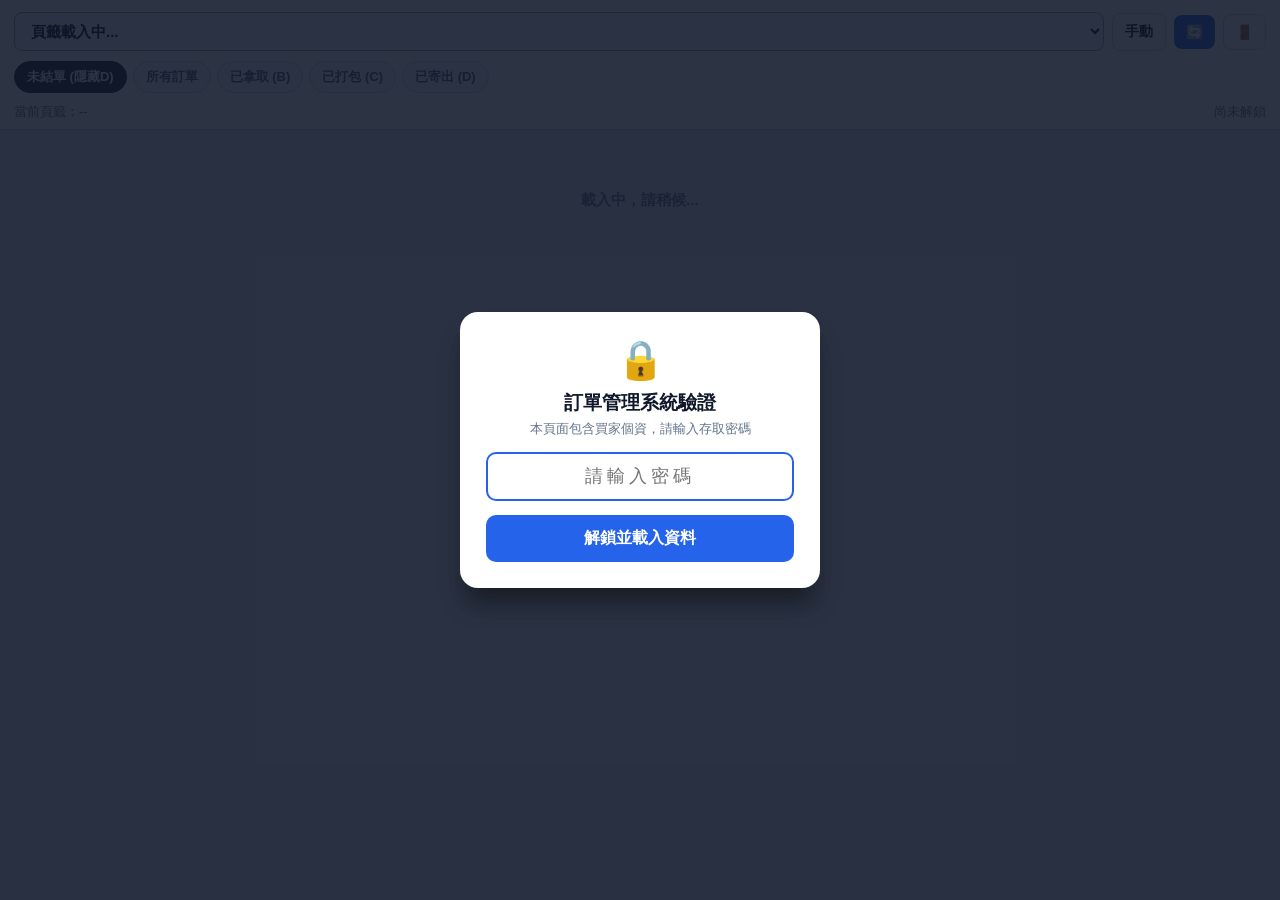
<file: order/catplant_Order.html>
<!DOCTYPE html>
<html lang="zh-TW">
<head>
  <meta charset="UTF-8">
  <meta name="viewport" content="width=device-width, initial-scale=1.0, maximum-scale=1.0, user-scalable=no">
  <title>訂單檢貨管理系統</title>
  <style>
    * { box-sizing: border-box; margin: 0; padding: 0; }
    body { 
      font-family: -apple-system, BlinkMacSystemFont, "Segoe UI", Roboto, "Helvetica Neue", sans-serif; 
      background-color: #e2e8f0; 
      color: #0f172a; 
      padding-bottom: 90px; 
    }

    /* 密碼驗證遮罩 */
    #authOverlay {
      position: fixed;
      top: 0;
      left: 0;
      width: 100vw;
      height: 100vh;
      background-color: rgba(15, 23, 42, 0.88);
      z-index: 99999;
      display: none;
      align-items: center;
      justify-content: center;
      padding: 16px;
    }
    .modal-box {
      background: #ffffff;
      width: 100%;
      max-width: 360px;
      border-radius: 18px;
      padding: 26px;
      text-align: center;
      box-shadow: 0 20px 25px -5px rgba(0, 0, 0, 0.4);
    }
    .modal-box input[type="password"] {
      width: 100%;
      padding: 12px;
      border: 2px solid #cbd5e1;
      border-radius: 10px;
      font-size: 18px;
      text-align: center;
      letter-spacing: 4px;
      margin-top: 14px;
      outline: none;
    }
    .modal-box input[type="password"]:focus {
      border-color: #2563eb;
    }
    .btn-submit {
      width: 100%;
      background-color: #2563eb;
      color: #ffffff;
      padding: 13px;
      border: none;
      border-radius: 10px;
      font-size: 16px;
      font-weight: bold;
      margin-top: 14px;
      cursor: pointer;
    }
    .btn-submit:active { transform: scale(0.98); }

    /* 頂部導航列 */
    .header-bar {
      position: sticky;
      top: 0;
      background: #ffffff;
      border-bottom: 2px solid #cbd5e1;
      padding: 12px 14px 8px 14px;
      z-index: 100;
      box-shadow: 0 2px 4px rgba(0,0,0,0.06);
    }
    .header-controls {
      display: flex;
      gap: 8px;
      align-items: center;
    }
    .sheet-select {
      flex: 1;
      padding: 9px 12px;
      border-radius: 8px;
      border: 1.5px solid #94a3b8;
      font-size: 15px;
      background: #f8fafc;
      font-weight: 600;
      outline: none;
    }
    .btn-tool {
      padding: 9px 12px;
      border-radius: 8px;
      border: 1.5px solid #cbd5e1;
      background: #ffffff;
      font-size: 14px;
      font-weight: 600;
      cursor: pointer;
    }
    .btn-tool:active { background: #e2e8f0; }
    .btn-primary-tool {
      background: #2563eb !important;
      color: #fff !important;
      border: none !important;
    }

    /* 狀態篩選頁籤 */
    .filter-bar {
      display: flex;
      gap: 6px;
      margin-top: 10px;
      overflow-x: auto;
      padding-bottom: 4px;
      scrollbar-width: none;
    }
    .filter-bar::-webkit-scrollbar { display: none; }
    .btn-filter {
      padding: 6px 12px;
      border-radius: 20px;
      border: 1.5px solid #cbd5e1;
      background: #f8fafc;
      font-size: 13px;
      font-weight: 600;
      color: #475569;
      white-space: nowrap;
      cursor: pointer;
    }
    .btn-filter.active {
      background: #0f172a !important;
      color: #ffffff !important;
      border-color: #0f172a !important;
    }

    /* 訂單卡片設計 */
    .card {
      background: #ffffff;
      border: 2px solid #94a3b8;
      border-radius: 18px;
      padding: 18px;
      margin: 16px 14px;
      box-shadow: 0 4px 10px rgba(15, 23, 42, 0.08);
      position: relative;
      overflow: hidden;
    }
    .card::before {
      content: "";
      position: absolute;
      top: 0;
      left: 0;
      right: 0;
      height: 6px;
      background: #3b82f6;
    }

    /* 完工淺灰鎖定樣式 */
    .locked-card {
      background-color: #f1f5f9 !important;
      border: 2px solid #cbd5e1 !important;
      opacity: 0.9;
    }
    .locked-card::before {
      background: #94a3b8 !important;
    }

    /* 勾選大按鈕 */
    .btn-check-group {
      display: flex;
      gap: 10px;
      margin-bottom: 14px;
    }
    .btn-check {
      flex: 1;
      padding: 12px 8px;
      border-radius: 10px;
      border: 2px solid #cbd5e1;
      font-weight: bold;
      font-size: 15px;
      cursor: pointer;
      background: #f8fafc;
      color: #334155;
    }
    .btn-check:active { transform: scale(0.98); }
    .btn-active-pick { 
      background: #059669 !important; 
      color: #ffffff !important; 
      border-color: #047857 !important; 
    }
    .btn-active-ship { 
      background: #2563eb !important; 
      color: #ffffff !important; 
      border-color: #1d4ed8 !important; 
    }

    /* 複製按鈕 */
    .copy-btn {
      color: #2563eb;
      font-size: 13px;
      cursor: pointer;
      text-decoration: underline;
      float: right;
      font-weight: normal;
    }
  </style>
</head>
<body>

  <!-- 🔒 密碼驗證視窗 -->
  <div id="authOverlay">
    <div class="modal-box">
      <div style="font-size: 38px; margin-bottom: 8px;">🔒</div>
      <h3 style="font-size: 19px; font-weight: bold; color: #0f172a;">訂單管理系統驗證</h3>
      <p style="font-size: 13px; color: #64748b; margin-top: 4px;">本頁面包含買家個資，請輸入存取密碼</p>
      
      <form onsubmit="handleAuthSubmit(event)">
        <input type="password" id="inputPwd" placeholder="請輸入密碼" required autofocus>
        <button type="submit" id="btnAuth" class="btn-submit">解鎖並載入資料</button>
      </form>
      <div id="authErrMsg" style="color: #ef4444; font-size: 13px; font-weight: bold; margin-top: 10px; display: none;"></div>
    </div>
  </div>

  <!-- 頂部操作列 -->
  <div class="header-bar">
    <div class="header-controls">
      <select id="sheetSelect" onchange="onSelectSheet()" class="sheet-select">
        <option value="">頁籤載入中...</option>
      </select>
      <button onclick="promptManualSheet()" class="btn-tool">手動</button>
      <button onclick="refreshData()" class="btn-tool btn-primary-tool">🔄</button>
      <button onclick="doLogout()" class="btn-tool" title="重新輸入密碼">🚪</button>
    </div>

    <!-- 狀態篩選標籤列 -->
    <div class="filter-bar">
      <button id="filterBtn_pending" class="btn-filter active" onclick="setFilter('pending')">未結單 (隱藏D)</button>
      <button id="filterBtn_all" class="btn-filter" onclick="setFilter('all')">所有訂單</button>
      <button id="filterBtn_picked" class="btn-filter" onclick="setFilter('picked')">已拿取 (B)</button>
      <button id="filterBtn_shipped" class="btn-filter" onclick="setFilter('shipped')">已打包 (C)</button>
      <button id="filterBtn_checked" class="btn-filter" onclick="setFilter('checked')">已寄出 (D)</button>
    </div>

    <div style="display: flex; justify-content: space-between; font-size: 13px; color: #64748b; margin-top: 6px; font-weight: 500;">
      <span id="txtSheetLabel">當前頁籤：--</span>
      <span id="txtSyncStatus">尚未解鎖</span>
    </div>
  </div>

  <!-- 卡片清單區塊 -->
  <div id="cardListContainer">
    <div id="emptyNotice" style="text-align: center; color: #64748b; padding: 60px 16px; font-size: 15px; font-weight: bold;">
      載入中，請稍候...
    </div>
  </div>

  <script>
    // =======================================================
    // 請將下方替換為你的 Google Apps Script Web App URL（以 /exec 結尾）
    const GAS_URL = "https://script.google.com/macros/s/AKfycbwf1WQQfoq1hZ1_Gegwp52gK_BdnJFDr_B9ciuSI_4yL8B5jx0J42U-kxdxYhg4DuXELQ/exec";
    // =======================================================

    let currentPassword = localStorage.getItem("order_auth_pwd") || "";
    let targetSheet = localStorage.getItem("order_active_sheet") || "";
    let currentFilter = "pending"; // 預設為 pending (排除 D 欄有勾選的訂單)
    let ordersList = [];
    let lockedOrders = JSON.parse(localStorage.getItem("order_locked_cards") || "{}");

    // 啟動流程
    window.addEventListener("DOMContentLoaded", () => {
      if (!currentPassword) {
        showAuthModal();
      } else {
        loadSheetList();
      }
    });

    function showAuthModal() {
      const overlay = document.getElementById("authOverlay");
      overlay.style.display = "flex";
      const pwdInput = document.getElementById("inputPwd");
      if (pwdInput) {
        pwdInput.value = "";
        pwdInput.focus();
      }
    }

    function hideAuthModal() {
      document.getElementById("authOverlay").style.display = "none";
    }

    // 提交密碼驗證
    async function handleAuthSubmit(e) {
      e.preventDefault();
      const pwd = document.getElementById("inputPwd").value.trim();
      const errBox = document.getElementById("authErrMsg");
      const btn = document.getElementById("btnAuth");

      if (!pwd) return;

      btn.disabled = true;
      btn.innerText = "驗證中...";
      errBox.style.display = "none";

      try {
        const res = await fetch(`${GAS_URL}?action=getSheets&auth=${encodeURIComponent(pwd)}`);
        const json = await res.json();

        if (json.status === "unauthorized") {
          errBox.innerText = "密碼錯誤，請重新確認！";
          errBox.style.display = "block";
        } else if (json.status === "success") {
          currentPassword = pwd;
          localStorage.setItem("order_auth_pwd", pwd);
          hideAuthModal();
          setupSheetDropdown(json.sheets);
          await loadOrderCards();
        } else {
          errBox.innerText = "錯誤: " + (json.message || "無法解析回應");
          errBox.style.display = "block";
        }
      } catch (err) {
        errBox.innerText = "連線失敗，請確認網路或 GAS 網址是否正確";
        errBox.style.display = "block";
      } finally {
        btn.disabled = false;
        btn.innerText = "解鎖並載入資料";
      }
    }

    // 登出並清除記憶
    function doLogout() {
      if (confirm("確定要登出並清除手機密碼記憶嗎？")) {
        localStorage.removeItem("order_auth_pwd");
        currentPassword = "";
        ordersList = [];
        document.getElementById("cardListContainer").innerHTML = `
          <div style="text-align: center; color: #64748b; padding: 60px 16px; font-size: 15px;">
            請先輸入存取密碼以顯示訂單資料
          </div>
        `;
        document.getElementById("txtSyncStatus").innerText = "尚未解鎖";
        showAuthModal();
      }
    }

    // 撈取頁籤清單
    async function loadSheetList() {
      try {
        const res = await fetch(`${GAS_URL}?action=getSheets&auth=${encodeURIComponent(currentPassword)}`);
        const json = await res.json();

        if (json.status === "success") {
          setupSheetDropdown(json.sheets);
          await loadOrderCards();
        } else if (json.status === "unauthorized") {
          localStorage.removeItem("order_auth_pwd");
          currentPassword = "";
          showAuthModal();
        }
      } catch (e) {
        document.getElementById("txtSyncStatus").innerText = "連線失敗";
      }
    }

    function setupSheetDropdown(sheets) {
      const select = document.getElementById("sheetSelect");
      select.innerHTML = "";
      sheets.forEach(name => {
        const opt = document.createElement("option");
        opt.value = name;
        opt.innerText = name;
        select.appendChild(opt);
      });

      if (!targetSheet || !sheets.includes(targetSheet)) {
        targetSheet = sheets[0];
      }
      select.value = targetSheet;
      document.getElementById("txtSheetLabel").innerText = `當前頁籤：${targetSheet}`;
    }

    function onSelectSheet() {
      const select = document.getElementById("sheetSelect");
      targetSheet = select.value;
      localStorage.setItem("order_active_sheet", targetSheet);
      document.getElementById("txtSheetLabel").innerText = `當前頁籤：${targetSheet}`;
      loadOrderCards();
    }

    function promptManualSheet() {
      const input = prompt("請輸入工作表頁籤完整名稱：", targetSheet);
      if (input && input.trim()) {
        targetSheet = input.trim();
        localStorage.setItem("order_active_sheet", targetSheet);
        document.getElementById("txtSheetLabel").innerText = `當前頁籤：${targetSheet}`;
        loadOrderCards();
      }
    }

    function refreshData() {
      loadOrderCards();
    }

    // 篩選切換
    function setFilter(type) {
      currentFilter = type;
      // 切換按鈕 active 樣式
      document.querySelectorAll(".btn-filter").forEach(btn => btn.classList.remove("active"));
      const targetBtn = document.getElementById(`filterBtn_${type}`);
      if (targetBtn) targetBtn.classList.add("active");
      renderList();
    }

    // 撈取訂單卡片資料
    async function loadOrderCards() {
      if (!currentPassword) {
        showAuthModal();
        return;
      }

      const status = document.getElementById("txtSyncStatus");
      const container = document.getElementById("cardListContainer");
      status.innerText = "載入中...";

      try {
        const res = await fetch(`${GAS_URL}?sheetName=${encodeURIComponent(targetSheet)}&auth=${encodeURIComponent(currentPassword)}`);
        const json = await res.json();

        if (json.status === "unauthorized") {
          localStorage.removeItem("order_auth_pwd");
          currentPassword = "";
          showAuthModal();
          return;
        }

        if (json.status === "success") {
          ordersList = json.data;
          renderList();
          updateFilterCounts();
          status.innerText = `已同步 (${new Date().toLocaleTimeString([], {hour:'2-digit', minute:'2-digit'})})`;
        } else {
          container.innerHTML = `<div style="text-align: center; color: #ef4444; padding: 40px 16px;">${json.message}</div>`;
          status.innerText = "載入失敗";
        }
      } catch (e) {
        status.innerText = "連線異常";
        container.innerHTML = `<div style="text-align: center; color: #ef4444; padding: 40px 16px;">連線失敗，請檢查網路連線</div>`;
      }
    }

    // 更新篩選標籤上的數量
    function updateFilterCounts() {
      const pendingCount = ordersList.filter(o => !o.checked).length;
      const allCount = ordersList.length;
      const pickedCount = ordersList.filter(o => o.picked).length;
      const shippedCount = ordersList.filter(o => o.shipped).length;
      const checkedCount = ordersList.filter(o => o.checked).length;

      document.getElementById("filterBtn_pending").innerText = `未結單 (${pendingCount})`;
      document.getElementById("filterBtn_all").innerText = `所有 (${allCount})`;
      document.getElementById("filterBtn_picked").innerText = `已拿取 (${pickedCount})`;
      document.getElementById("filterBtn_shipped").innerText = `已打包 (${shippedCount})`;
      document.getElementById("filterBtn_checked").innerText = `已寄出 (${checkedCount})`;
    }

    // 渲染卡片清單
    function renderList() {
      const container = document.getElementById("cardListContainer");

      // 根據篩選規則過濾訂單
      let displayList = ordersList;
      if (currentFilter === "pending") {
        displayList = ordersList.filter(o => !o.checked); // 預設排除 D 欄有勾選者
      } else if (currentFilter === "picked") {
        displayList = ordersList.filter(o => o.picked);
      } else if (currentFilter === "shipped") {
        displayList = ordersList.filter(o => o.shipped);
      } else if (currentFilter === "checked") {
        displayList = ordersList.filter(o => o.checked);
      }

      if (displayList.length === 0) {
        container.innerHTML = `<div style="text-align:center; color:#64748b; padding:60px 16px; font-size:15px; font-weight:bold;">此分類目前無訂單資料</div>`;
        return;
      }

      container.innerHTML = displayList.map(order => {
        const lockKey = `${targetSheet}_row_${order.rowIndex}`;
        const isLocked = !!lockedOrders[lockKey];

        return `
          <div class="card ${isLocked ? 'locked-card' : ''}">
            <!-- 序號、FB名稱、D欄已結標籤、完工鎖定按鈕 -->
            <div style="display: flex; justify-content: space-between; align-items: center; border-bottom: 2px solid #e2e8f0; padding-bottom: 10px; margin-bottom: 12px;">
              <div style="display: flex; align-items: center; gap: 6px;">
                <span style="background: #0f172a; color: #fff; font-size: 13px; padding: 3px 8px; border-radius: 6px; font-weight: bold; font-family: monospace;">#${order.orderSeq || order.rowIndex}</span>
                <strong style="font-size: 17px; color: #0f172a;">${order.fbName || "無FB名稱"}</strong>
                ${order.checked ? '<span style="background: #dbeafe; color: #1e40af; font-size: 11px; padding: 2px 6px; border-radius: 4px; font-weight: bold;">(D已寄出)</span>' : ''}
              </div>
              <button onclick="toggleCardLock('${lockKey}')" style="padding: 6px 10px; font-size: 13px; font-weight: 600; border-radius: 8px; border: 1.5px solid #cbd5e1; background: ${isLocked ? '#fef3c7' : '#ffffff'}; cursor: pointer;">
                ${isLocked ? '🔒 已完工鎖定' : '🔓 點擊鎖定'}
              </button>
            </div>

            <!-- E欄 編號 -->
            <div style="display: flex; align-items: center; margin-bottom: 12px; font-size: 14px;">
              <span style="color: #475569; font-weight: bold;">編號(E)：</span>
              <input type="text" value="${order.orderNo}" ${isLocked ? 'disabled' : ''}
                onchange="updateCellData(${order.rowIndex}, 5, this.value)"
                style="flex: 1; padding: 8px 10px; border: 1.5px solid #cbd5e1; border-radius: 8px; font-size: 15px; font-weight: 500; background: ${isLocked ? '#e2e8f0' : '#fff'};">
            </div>

            <!-- B拿取 / C寄出 大按鈕 -->
            <div class="btn-check-group">
              <button onclick="changeCheckState(${order.rowIndex}, 2, ${!order.picked})" ${isLocked ? 'disabled' : ''}
                class="btn-check ${order.picked ? 'btn-active-pick' : ''}" style="${isLocked ? 'opacity:0.6; cursor:not-allowed;' : ''}">
                ${order.picked ? '✓' : '○'} 拿取商品 (B)
              </button>
              <button onclick="changeCheckState(${order.rowIndex}, 3, ${!order.shipped})" ${isLocked ? 'disabled' : ''}
                class="btn-check ${order.shipped ? 'btn-active-ship' : ''}" style="${isLocked ? 'opacity:0.6; cursor:not-allowed;' : ''}">
                ${order.shipped ? '✓' : '○'} 包裝寄出 (C)
              </button>
            </div>

            <!-- P欄 訂單明細 -->
            <div style="background: #fffbeb; border: 1.5px solid #fde68a; border-radius: 12px; padding: 14px; margin-bottom: 12px;">
              <div style="font-size: 13px; font-weight: bold; color: #92400e; margin-bottom: 8px;">
                <span>📦 訂單明細 (P欄)</span>
                <span class="copy-btn" onclick="copyTextData('${encodeURIComponent(order.items)}')">複製明細</span>
              </div>
              <div style="font-size: 16px; color: #000000; font-weight: 500; white-space: pre-wrap; line-height: 1.6;">${order.items || "（無明細內容）"}</div>
            </div>

            <!-- 底部個資與物流 (I欄) -->
            <div style="background: #f8fafc; border: 1.5px solid #cbd5e1; border-radius: 12px; padding: 12px 14px; font-size: 14px; color: #334155; line-height: 2;">
              <div style="display: flex; justify-content: space-between; align-items: center;">
                <span>👤 姓名：<strong style="color: #0f172a; font-size: 15px;">${order.name || "-"}</strong></span>
                <span>📞 電話：${order.phone ? `<a href="tel:${order.phone}" style="color: #2563eb; font-weight: bold; font-size: 15px; text-decoration: none;">${order.phone}</a>` : "-"}</span>
              </div>
              <div style="display: flex; justify-content: space-between; align-items: center;">
                <span>🏪 門市：<strong style="color: #0f172a; font-size: 15px;">${order.storeName || "-"}</strong> <span style="font-size: 13px; color:#64748b;">(${order.storeCode || "-"})</span></span>
                <span>💰 匯款：<strong style="color: #0f172a;">${order.payment || "-"}</strong></span>
              </div>
              <div style="border-top: 1.5px solid #e2e8f0; margin-top: 6px; padding-top: 8px; display: flex; justify-content: space-between; align-items: center;">
                <span>🚚 物流單號(I)：<strong style="color: #0f172a; font-family: monospace; font-size: 16px; letter-spacing: 0.5px;">${order.trackingNo || "-"}</strong></span>
                ${order.trackingNo ? `<span class="copy-btn" onclick="copyTextData('${order.trackingNo}')" style="font-size: 13px; font-weight: bold;">複製單號</span>` : ''}
              </div>
            </div>
          </div>
        `;
      }).join("");
    }

    // 寫入 Google 試算表儲存格
    async function updateCellData(row, col, value) {
      const status = document.getElementById("txtSyncStatus");
      status.innerText = "同步中...";
      try {
        const res = await fetch(GAS_URL, {
          method: "POST",
          headers: { "Content-Type": "text/plain;charset=utf-8" },
          body: JSON.stringify({ auth: currentPassword, sheetName: targetSheet, row, col, value })
        });
        const json = await res.json();
        if (json.status === "success") {
          status.innerText = "已更新";
        } else {
          alert("更新失敗：" + json.message);
        }
      } catch (e) {
        alert("網路異常，更新失敗");
      }
    }

    function changeCheckState(row, col, newVal) {
      updateCellData(row, col, newVal);
      const item = ordersList.find(o => o.rowIndex === row);
      if (item) {
        if (col === 2) item.picked = newVal;
        if (col === 3) item.shipped = newVal;
        renderList();
        updateFilterCounts();
      }
    }

    function toggleCardLock(key) {
      lockedOrders[key] = !lockedOrders[key];
      localStorage.setItem("order_locked_cards", JSON.stringify(lockedOrders));
      renderList();
    }

    function copyTextData(val) {
      navigator.clipboard.writeText(decodeURIComponent(val));
      alert("已複製到剪貼簿！");
    }
  </script>
</body>
</html>
</file>
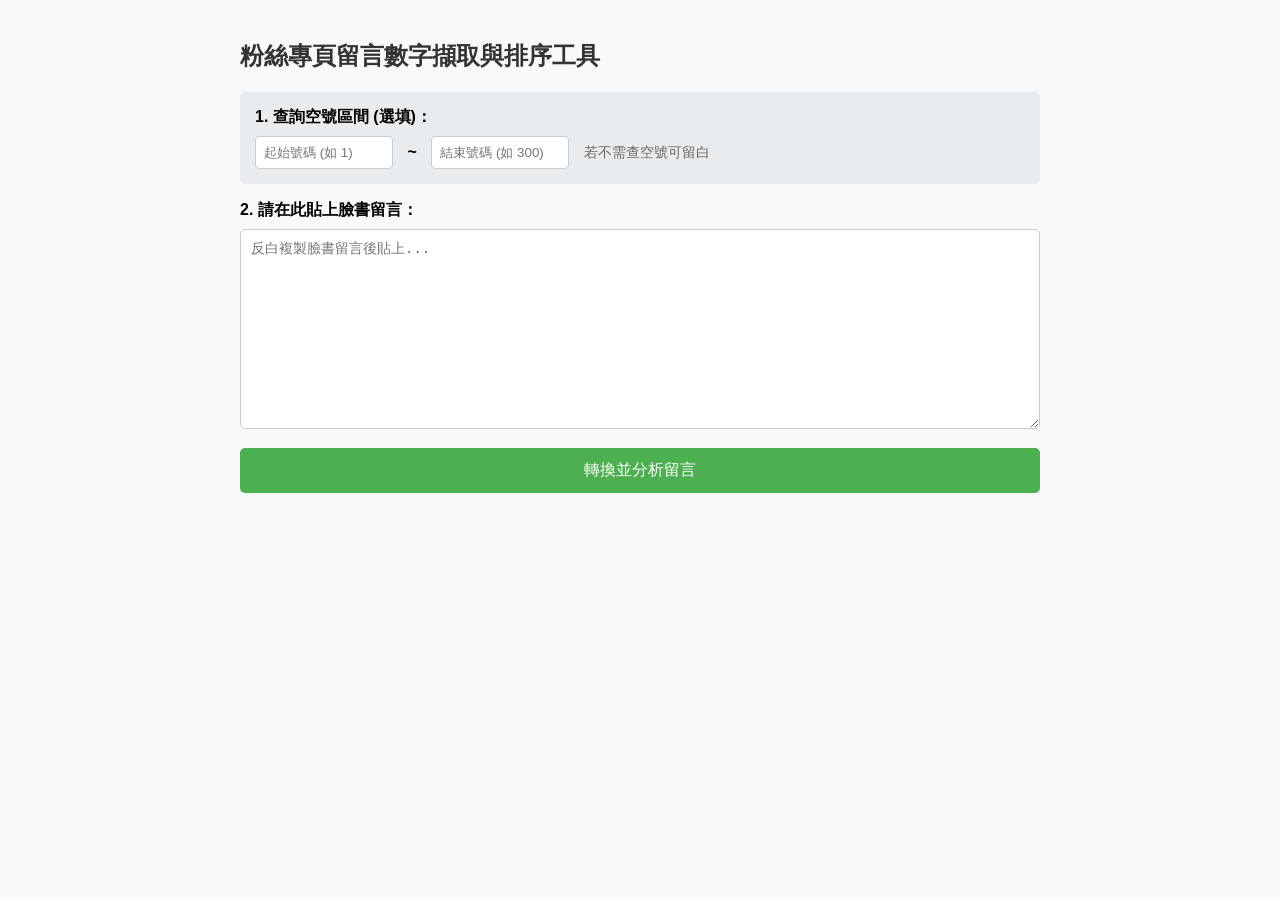
<file: lottery-main/name/name.html>
<!DOCTYPE html>
<html lang="zh-TW">
<head>
    <meta charset="UTF-8">
    <meta name="viewport" content="width=device-width, initial-scale=1.0">
    <title>臉書留言數字萃取與排序工具</title>
    <style>
        body {
            font-family: -apple-system, BlinkMacSystemFont, "Segoe UI", Roboto, Helvetica, Arial, sans-serif;
            padding: 20px;
            max-width: 800px;
            margin: 0 auto;
            background-color: #f9f9f9;
        }
        h2 { color: #333; }
        
        .control-panel {
            background: #e9ecef;
            padding: 15px;
            border-radius: 5px;
            margin-bottom: 15px;
        }
        .control-panel input[type="number"] {
            width: 120px;
            padding: 8px;
            border: 1px solid #ccc;
            border-radius: 4px;
            margin-right: 10px;
        }
        
        textarea {
            width: 100%;
            height: 200px;
            padding: 10px;
            font-size: 14px;
            border: 1px solid #ccc;
            border-radius: 5px;
            box-sizing: border-box;
            resize: vertical;
        }
        button {
            display: block;
            width: 100%;
            padding: 12px;
            margin: 15px 0;
            background-color: #4CAF50;
            color: white;
            border: none;
            border-radius: 5px;
            font-size: 16px;
            cursor: pointer;
            transition: background-color 0.2s;
        }
        button:hover { background-color: #45a049; }
        
        /* 缺號顯示區塊 */
        #missingNumbersBox {
            display: none;
            margin-bottom: 20px;
            padding: 15px;
            border: 1px solid #f6e58d;
            background-color: #fffde7;
            border-radius: 5px;
        }
        #missingNumbersBox h3 {
            margin-top: 0;
            color: #827717;
            font-size: 16px;
            margin-bottom: 8px;
        }
        #missingNumbersList {
            margin: 0;
            color: #333;
            line-height: 1.6;
            word-wrap: break-word;
            font-weight: bold;
        }

        table {
            width: 100%;
            border-collapse: collapse;
            margin-top: 10px;
            background-color: white;
            box-shadow: 0 1px 3px rgba(0,0,0,0.1);
        }
        th, td {
            border: 1px solid #ddd;
            padding: 12px;
            text-align: left;
        }
        th { background-color: #f2f2f2; font-weight: bold; }
        
        .num-highlight { font-weight: bold; font-size: 1.1em; color: #333;}
        .comment-text { color: #666; font-size: 0.9em; }
        .user-count { color: #e67e22; font-size: 0.85em; font-weight: bold; margin-left: 6px; }
        
        /* 狀態標籤樣式 */
        .status-badge {
            display: inline-block;
            padding: 4px 8px;
            border-radius: 4px;
            font-size: 0.85em;
            font-weight: bold;
        }
        .status-ok { background-color: #dff0d8; color: #3c763d; }
        .status-dup { background-color: #f2dede; color: #a94442; }
        
        /* 重複留言的整行樣式 */
        .duplicate-row { background-color: #fff5f5; }
        .duplicate-row .num-highlight { color: #a94442; text-decoration: line-through; }
        .duplicate-row .comment-text { color: #999; }
    </style>
</head>
<body>

    <h2>粉絲專頁留言數字擷取與排序工具</h2>
    
    <div class="control-panel">
        <label style="font-weight:bold; display:block; margin-bottom:8px;">1. 查詢空號區間 (選填)：</label>
        <input type="number" id="minNum" placeholder="起始號碼 (如 1)">
        <span style="font-weight:bold; margin-right:10px;">~</span>
        <input type="number" id="maxNum" placeholder="結束號碼 (如 300)">
        <span style="color:#666; font-size:0.9em;">若不需查空號可留白</span>
    </div>

    <p style="margin-bottom:8px; font-weight:bold;">2. 請在此貼上臉書留言：</p>
    <textarea id="inputArea" placeholder="反白複製臉書留言後貼上..."></textarea>
    
    <button onclick="processText()">轉換並分析留言</button>

    <!-- 尚未使用的號碼區塊 -->
    <div id="missingNumbersBox">
        <h3>🔍 尚未被使用的號碼：</h3>
        <p id="missingNumbersList"></p>
    </div>

    <table id="resultTable" style="display: none;">
        <thead>
            <tr>
                <th style="width: 15%;">狀態</th>
                <th style="width: 30%;">留言者</th>
                <th style="width: 20%;">擷取數字</th>
                <th style="width: 35%;">完整留言</th>
            </tr>
        </thead>
        <tbody>
            <!-- 轉換後的資料會顯示在這裡 -->
        </tbody>
    </table>

    <script>
        function processText() {
            const text = document.getElementById('inputArea').value;
            const lines = text.split('\n')
                              .map(line => line.replace(/\u00A0/g, ' ').trim())
                              .filter(line => line !== '');
                              
            const tbody = document.querySelector('#resultTable tbody');
            tbody.innerHTML = ''; 
            
            let rawResults = [];
            
            // 步驟一：依序抓取所有留言
            for (let i = 0; i < lines.length; i++) {
                let name = '';
                let comment = '';
                
                if (lines[i] === '·' && i > 0 && i < lines.length - 1) {
                    name = lines[i-1];
                    comment = lines[i+1];
                } 
                else if (lines[i].includes(' · ')) {
                    name = lines[i].split(' · ')[0];
                    for (let j = i + 1; j < lines.length; j++) {
                        if (['讚', '回覆', '分享', '檢舉', '隱藏', '編輯', '已編輯'].includes(lines[j])) continue;
                        if (lines[j].includes(' · ') || lines[j] === '·') break; 
                        
                        if (/\d/.test(lines[j])) {
                            comment = lines[j];
                            break;
                        }
                    }
                }

                if (name && comment) {
                    const nums = comment.match(/\d+/g);
                    if (nums) {
                        const numStr = nums.join('');
                        rawResults.push({name, numStr, comment});
                    }
                }
            }

            const uniqueResults = [...new Set(rawResults.map(r => JSON.stringify(r)))].map(r => JSON.parse(r));

            // 步驟二：統計每個人的總留言次數
            let userCounts = {};
            uniqueResults.forEach(r => {
                userCounts[r.name] = (userCounts[r.name] || 0) + 1;
            });

            // 步驟三：判斷重複與建立排序物件，並記錄所有被用過的有效數字
            let seenNumbers = new Set();
            let processedResults = [];
            
            uniqueResults.forEach((r, index) => {
                let parsedNum = parseInt(r.numStr, 10);
                let isDup = false;
                
                if (seenNumbers.has(parsedNum)) {
                    isDup = true;
                } else {
                    seenNumbers.add(parsedNum);
                }
                
                processedResults.push({
                    name: r.name,
                    numStr: r.numStr,
                    comment: r.comment,
                    parsedNum: parsedNum,
                    originalIndex: index,
                    isDuplicate: isDup,
                    totalComments: userCounts[r.name]
                });
            });

            // 步驟四：處理「尚未使用的空號」邏輯
            const minInput = document.getElementById('minNum').value;
            const maxInput = document.getElementById('maxNum').value;
            const missingBox = document.getElementById('missingNumbersBox');
            const missingList = document.getElementById('missingNumbersList');

            if (minInput !== '' && maxInput !== '') {
                const min = parseInt(minInput, 10);
                const max = parseInt(maxInput, 10);
                let missing = [];

                if (!isNaN(min) && !isNaN(max) && min <= max) {
                    for (let k = min; k <= max; k++) {
                        if (!seenNumbers.has(k)) {
                            missing.push(k);
                        }
                    }

                    if (missing.length > 0) {
                        missingList.textContent = missing.join(', ');
                    } else {
                        missingList.textContent = '太棒了！這個區間內的號碼皆已被使用完畢。';
                        missingList.style.color = '#3c763d';
                    }
                    missingBox.style.display = 'block';
                } else {
                    missingBox.style.display = 'none';
                }
            } else {
                missingBox.style.display = 'none';
            }

            // 步驟五：進行排序 (先依據數字大小，若數字相同則依原本留言先後)
            processedResults.sort((a, b) => {
                if (a.parsedNum !== b.parsedNum) {
                    return a.parsedNum - b.parsedNum;
                }
                return a.originalIndex - b.originalIndex;
            });

            // 步驟六：輸出到表格
            if (processedResults.length > 0) {
                processedResults.forEach(r => {
                    const tr = document.createElement('tr');
                    
                    if (r.isDuplicate) {
                        tr.classList.add('duplicate-row');
                    }
                    
                    const statusHtml = r.isDuplicate 
                        ? '<span class="status-badge status-dup">重複 (無效)</span>' 
                        : '<span class="status-badge status-ok">有效</span>';
                    
                    let nameHtml = r.name;
                    if (r.totalComments > 1) {
                        nameHtml += `<span class="user-count">(共 ${r.totalComments} 則)</span>`;
                    }
                    
                    tr.innerHTML = `
                        <td>${statusHtml}</td>
                        <td>${nameHtml}</td>
                        <td class="num-highlight">${r.numStr}</td>
                        <td class="comment-text">${r.comment}</td>
                    `;
                    tbody.appendChild(tr);
                });
                document.getElementById('resultTable').style.display = 'table';
            } else {
                document.getElementById('resultTable').style.display = 'none';
                alert('沒有找到符合格式的數字留言，請確認複製的內容。');
            }
        }
    </script>
</body>
</html>
</file>
<file: qrcode-main/styles.css>
:root {
  color-scheme: light;
  --bg: #f5f7f3;
  --ink: #202722;
  --muted: #5d6a61;
  --line: #d7e0d6;
  --panel: #ffffff;
  --green: #16834a;
  --green-dark: #0f6e3d;
  --orange: #f07d25;
  --red: #d74436;
  --soft: #eef5ef;
  --shadow: 0 24px 70px rgba(33, 43, 36, 0.13);
}

* {
  box-sizing: border-box;
}

body {
  margin: 0;
  min-height: 100vh;
  font-family:
    system-ui,
    -apple-system,
    BlinkMacSystemFont,
    "Segoe UI",
    sans-serif;
  color: var(--ink);
  background:
    linear-gradient(90deg, rgba(22, 131, 74, 0.09), transparent 28%),
    linear-gradient(180deg, #fbfcf8 0%, var(--bg) 100%);
}

button,
textarea {
  font: inherit;
}

button {
  min-height: 52px;
  border: 0;
  border-radius: 8px;
  padding: 0 22px;
  color: #fff;
  background: var(--green);
  font-weight: 800;
  cursor: pointer;
}

button:hover:not(:disabled) {
  background: var(--green-dark);
}

button:disabled {
  cursor: not-allowed;
  opacity: 0.45;
}

.app-shell {
  width: min(1180px, calc(100% - 32px));
  min-height: 100vh;
  margin: 0 auto;
  display: grid;
  grid-template-columns: minmax(0, 0.92fr) minmax(360px, 1.08fr);
  gap: 28px;
  align-items: center;
  padding: 34px 0;
}

.input-panel,
.qr-panel {
  border: 1px solid var(--line);
  border-radius: 8px;
  background: rgba(255, 255, 255, 0.94);
  box-shadow: var(--shadow);
}

.input-panel {
  padding: clamp(24px, 4vw, 42px);
}

.qr-panel {
  min-height: 690px;
  display: grid;
  align-items: center;
  padding: clamp(18px, 3vw, 30px);
}

.brand-mark {
  width: 144px;
  height: 12px;
  display: grid;
  grid-template-columns: 1.2fr 0.58fr 1.3fr;
  border-radius: 999px;
  overflow: hidden;
  margin-bottom: 30px;
}

.brand-mark span:nth-child(1) {
  background: var(--green);
}

.brand-mark span:nth-child(2) {
  background: var(--orange);
}

.brand-mark span:nth-child(3) {
  background: var(--red);
}

.eyebrow {
  margin: 0 0 10px;
  color: var(--green);
  font-size: 0.95rem;
  font-weight: 850;
}

h1,
h2,
p {
  margin-top: 0;
}

h1 {
  max-width: 9em;
  margin-bottom: 18px;
  font-size: clamp(2.2rem, 4.2vw, 4.1rem);
  line-height: 1.08;
  letter-spacing: 0;
}

.lead {
  max-width: 35rem;
  margin-bottom: 30px;
  color: var(--muted);
  font-size: 1.05rem;
  line-height: 1.75;
}

.code-form label {
  display: block;
  margin-bottom: 10px;
  color: #334239;
  font-weight: 800;
}

textarea {
  width: 100%;
  min-height: 260px;
  resize: vertical;
  border: 1px solid #bdc9bf;
  border-radius: 8px;
  padding: 16px;
  color: var(--ink);
  background: #fff;
  font-family:
    ui-monospace,
    SFMono-Regular,
    Menlo,
    Monaco,
    Consolas,
    "Liberation Mono",
    monospace;
  font-size: 1rem;
  line-height: 1.6;
  outline: none;
}

textarea:focus {
  border-color: var(--green);
  box-shadow: 0 0 0 4px rgba(22, 131, 74, 0.14);
}

.form-actions,
.nav-actions,
.utility-actions {
  display: flex;
  flex-wrap: wrap;
  gap: 10px;
}

.form-actions {
  margin-top: 14px;
}

.ghost-button {
  color: var(--green);
  background: var(--soft);
}

.ghost-button:hover:not(:disabled) {
  color: #fff;
}

.privacy-note {
  margin: 18px 0 0;
  color: var(--muted);
  font-size: 0.92rem;
  line-height: 1.7;
}

.empty-state {
  display: grid;
  justify-items: center;
  gap: 12px;
  color: var(--muted);
  text-align: center;
}

.empty-state h2 {
  margin-bottom: 0;
  color: var(--ink);
  font-size: 1.45rem;
}

.empty-state p {
  margin-bottom: 0;
}

.scan-frame {
  width: min(68vw, 330px);
  aspect-ratio: 1;
  border: 2px dashed #b9c8bb;
  border-radius: 8px;
  background:
    linear-gradient(90deg, var(--green) 34px, transparent 34px calc(100% - 34px), var(--green) calc(100% - 34px)) top / 100% 8px no-repeat,
    linear-gradient(90deg, var(--green) 34px, transparent 34px calc(100% - 34px), var(--green) calc(100% - 34px)) bottom / 100% 8px no-repeat,
    linear-gradient(var(--green) 34px, transparent 34px calc(100% - 34px), var(--green) calc(100% - 34px)) left / 8px 100% no-repeat,
    linear-gradient(var(--green) 34px, transparent 34px calc(100% - 34px), var(--green) calc(100% - 34px)) right / 8px 100% no-repeat;
}

.qr-viewer {
  display: grid;
  gap: 18px;
  justify-items: center;
}

.viewer-topline {
  width: min(100%, 500px);
  display: flex;
  justify-content: space-between;
  gap: 14px;
  align-items: center;
}

.counter,
.batch-note {
  margin: 0;
  font-weight: 850;
}

.counter {
  color: var(--green);
}

.batch-note {
  color: var(--muted);
  text-align: right;
}

.qr-stage {
  width: min(100%, 500px);
  aspect-ratio: 1;
  display: grid;
  place-items: center;
  border: 1px solid var(--line);
  border-radius: 8px;
  background: #fff;
  padding: clamp(14px, 3vw, 34px);
}

#qrCanvas {
  width: 100%;
  max-width: 420px;
  height: auto;
  image-rendering: pixelated;
}

.current-code {
  width: min(100%, 500px);
  border: 1px solid var(--line);
  border-radius: 8px;
  padding: 14px 16px;
  color: var(--ink);
  background: #fbfdf9;
  font-family:
    ui-monospace,
    SFMono-Regular,
    Menlo,
    Monaco,
    Consolas,
    "Liberation Mono",
    monospace;
  font-size: clamp(1rem, 2vw, 1.35rem);
  line-height: 1.4;
  text-align: center;
  overflow-wrap: anywhere;
}

.nav-actions {
  width: min(100%, 500px);
  display: grid;
  grid-template-columns: 1fr 1fr;
}

.nav-button.primary {
  background: var(--green);
}

.utility-actions {
  justify-content: center;
}

.status {
  min-height: 1.5em;
  margin: 0;
  color: var(--muted);
  font-size: 0.94rem;
  line-height: 1.5;
  text-align: center;
}

.status.error {
  color: #a12d28;
}

@media (max-width: 920px) {
  .app-shell {
    grid-template-columns: 1fr;
    align-items: start;
    padding: 18px 0 32px;
  }

  .qr-panel {
    min-height: auto;
  }

  h1 {
    max-width: 100%;
  }
}

@media (max-width: 560px) {
  .app-shell {
    width: min(100% - 20px, 1180px);
  }

  .input-panel,
  .qr-panel {
    padding: 20px;
  }

  h1 {
    font-size: 2.15rem;
  }

  .form-actions,
  .utility-actions {
    display: grid;
    grid-template-columns: 1fr;
  }

  .nav-actions {
    grid-template-columns: 1fr;
  }

  button {
    width: 100%;
  }

  .viewer-topline {
    display: grid;
    justify-items: center;
  }

  .batch-note {
    text-align: center;
  }
}
</file>
